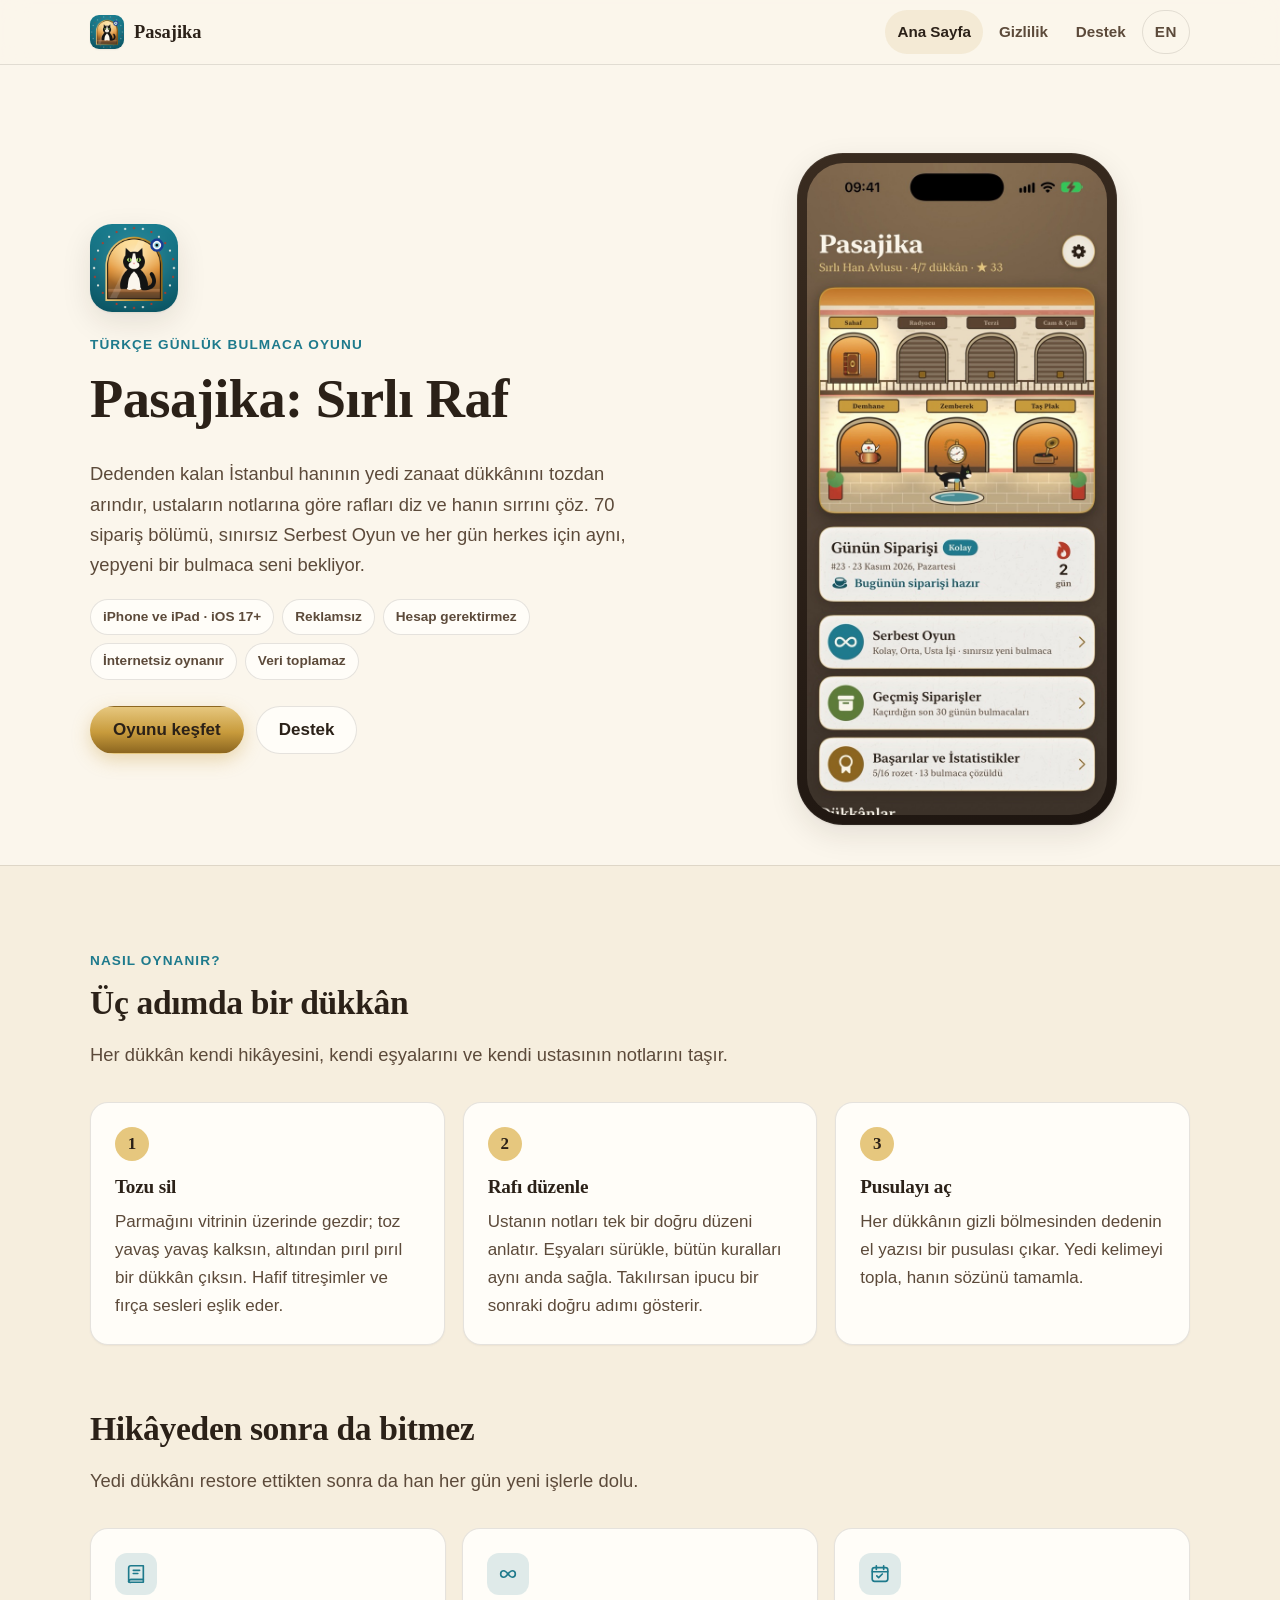
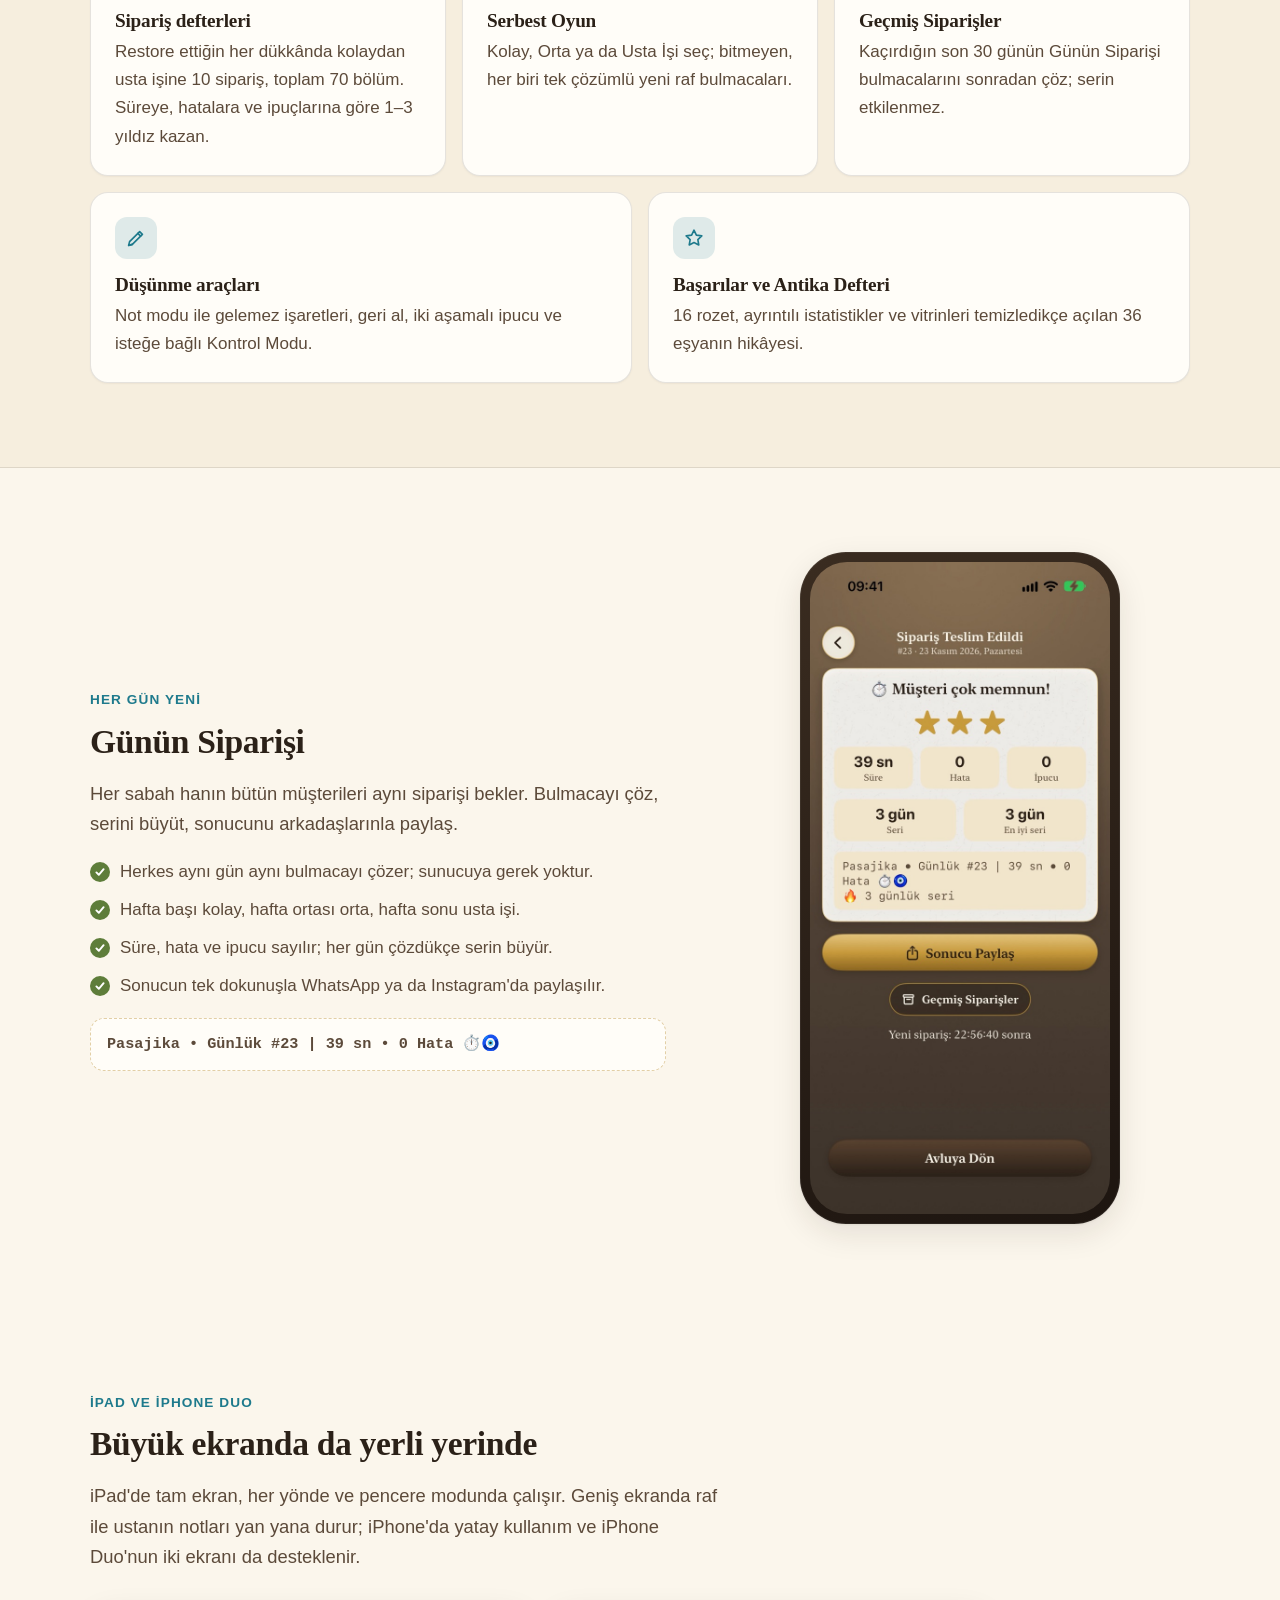
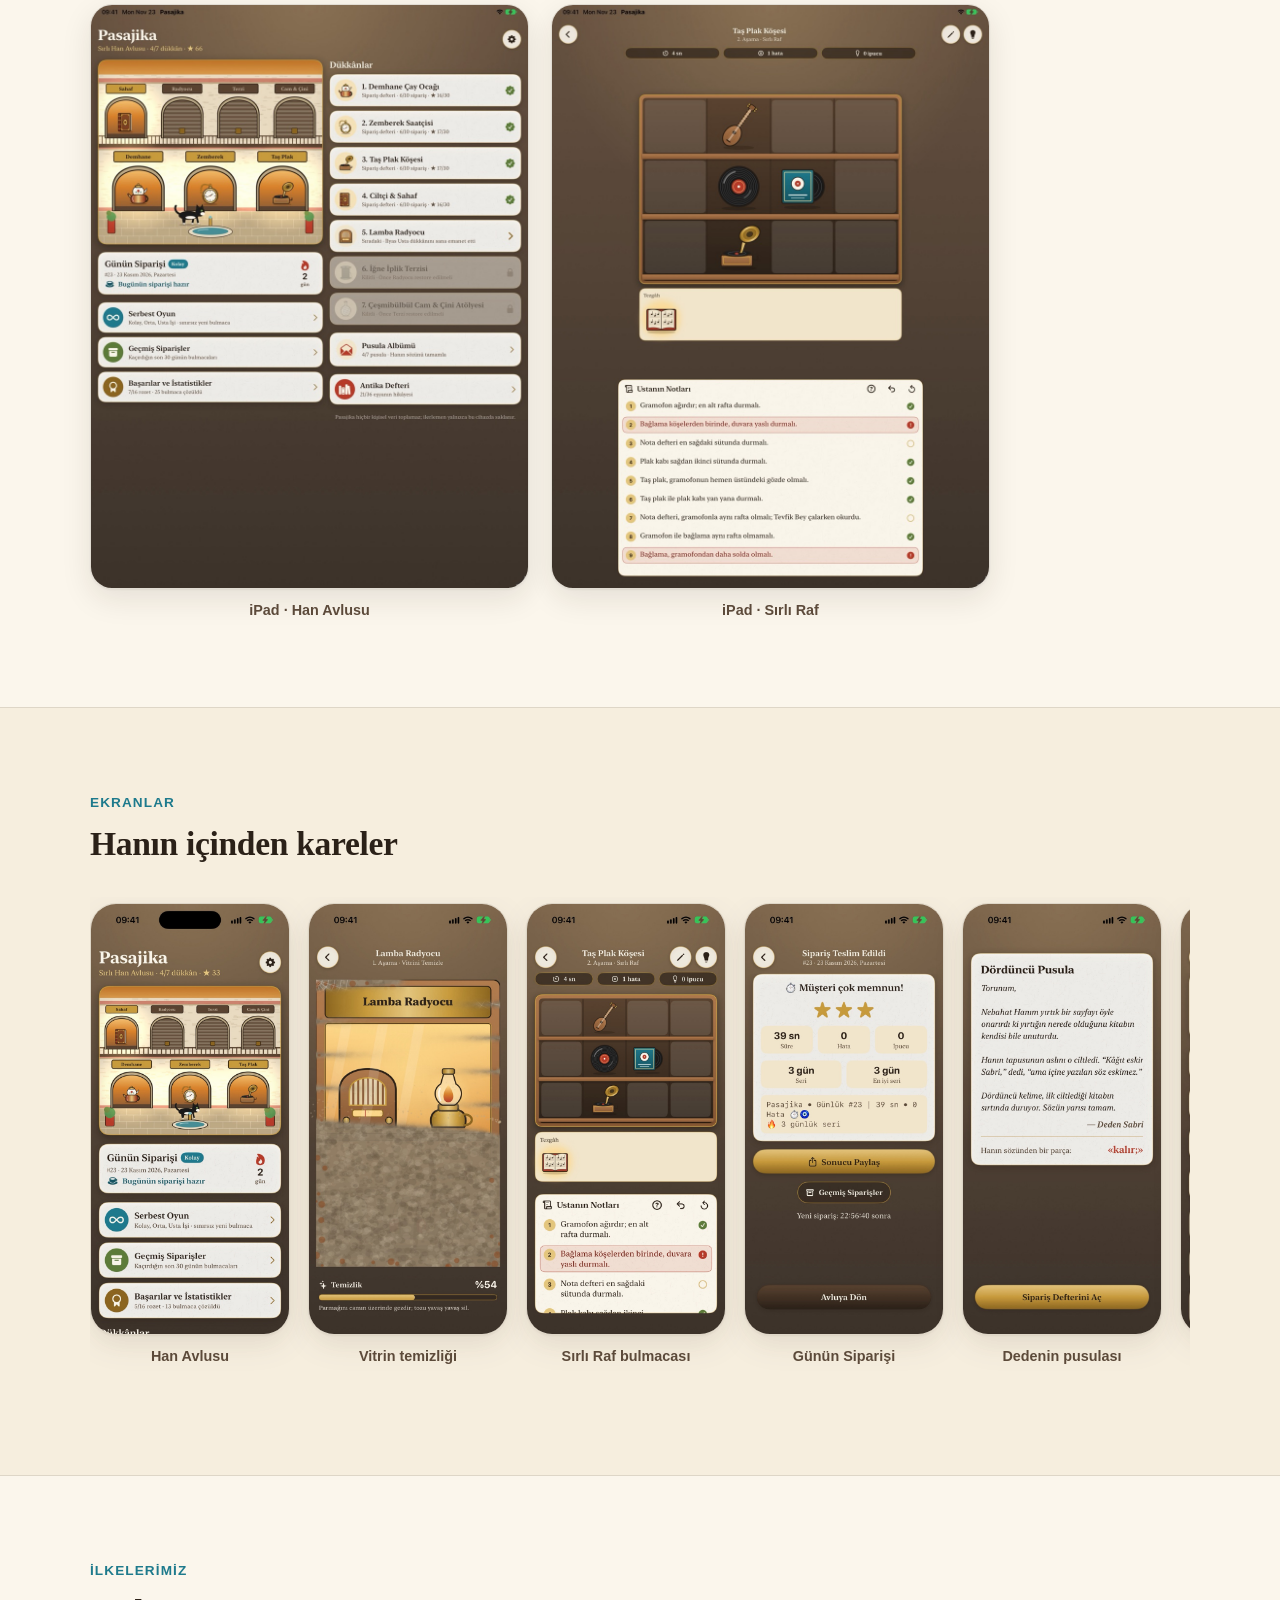
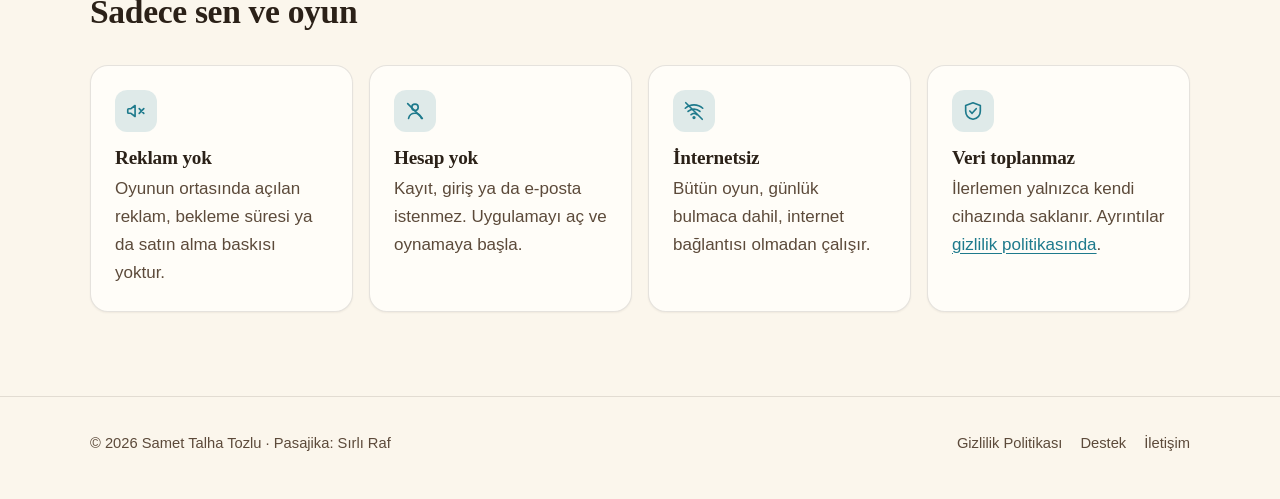
<file: index.html>
<!doctype html>
<html lang="tr">
<head>
  <meta charset="utf-8">
  <meta name="viewport" content="width=device-width, initial-scale=1, viewport-fit=cover">
  <title>Pasajika: Sırlı Raf · iPhone ve iPad için bulmaca oyunu</title>
  <meta name="description" content="iPhone ve iPad için Türkçe mantık bulmacası: hanın yedi dükkânını tozdan arındır, rafları diz, 70 sipariş bölümü, sınırsız Serbest Oyun ve Günün Siparişi ile oyna. Reklamsız, hesapsız, internetsiz.">
  <link rel="canonical" href="https://samettalhatozlu.github.io/pasajika/">
  <link rel="alternate" hreflang="tr" href="https://samettalhatozlu.github.io/pasajika/">
  <link rel="alternate" hreflang="en" href="https://samettalhatozlu.github.io/pasajika/en/">
  <link rel="alternate" hreflang="x-default" href="https://samettalhatozlu.github.io/pasajika/">
  <meta name="theme-color" content="#FBF6EC" media="(prefers-color-scheme: light)">
  <meta name="theme-color" content="#1B1510" media="(prefers-color-scheme: dark)">
  <meta name="author" content="Samet Talha Tozlu">
  <meta property="og:type" content="website">
  <meta property="og:locale" content="tr_TR">
  <meta property="og:site_name" content="Pasajika: Sırlı Raf">
  <meta property="og:title" content="Pasajika: Sırlı Raf">
  <meta property="og:description" content="Tozu sil, rafı düzenle, hanın sırrını çöz. 70 sipariş, sınırsız Serbest Oyun ve her gün yeni bir bulmaca. iPhone ve iPad için.">
  <meta property="og:url" content="https://samettalhatozlu.github.io/pasajika/">
  <meta property="og:image" content="https://samettalhatozlu.github.io/pasajika/assets/img/icon-512.png">
  <meta name="twitter:card" content="summary">
  <link rel="icon" type="image/png" sizes="64x64" href="assets/img/favicon-64.png">
  <link rel="apple-touch-icon" href="assets/img/apple-touch-icon.png">
  <link rel="stylesheet" href="assets/site.css?v=7">
  <script type="application/ld+json">
  {
    "@context": "https://schema.org",
    "@type": "MobileApplication",
    "name": "Pasajika: Sırlı Raf",
    "operatingSystem": "iOS 17.0, iPadOS 17.0 veya üzeri",
    "applicationCategory": "GameApplication",
    "inLanguage": "tr",
    "description": "Dedenden kalan İstanbul hanının yedi zanaat dükkânını tozdan arındır, ustaların notlarına göre rafları diz ve hanın sırrını çöz.",
    "image": "https://samettalhatozlu.github.io/pasajika/assets/img/icon-512.png",
    "author": { "@type": "Person", "name": "Samet Talha Tozlu" },
    "offers": { "@type": "Offer", "price": "0", "priceCurrency": "TRY" },
    "featureList": "7 hikâye bölümü, 70 sipariş bölümü, sınırsız Serbest Oyun, Günün Siparişi ve 30 günlük arşiv, not modu, geri al, iki aşamalı ipucu, Kontrol Modu, 16 rozet, Antika Defteri"
  }
  </script>
</head>
<body>
  <a class="skip-link" href="#icerik">İçeriğe geç</a>

  <header class="site-header">
    <div class="wrap">
      <a class="brand" href="./" aria-label="Pasajika ana sayfa">
        <img src="assets/img/apple-touch-icon.png" alt="" width="34" height="34">
        <span>Pasajika</span>
      </a>
      <nav class="nav" aria-label="Ana menü">
        <a href="./" aria-current="page">Ana Sayfa</a>
        <a href="gizlilik/">Gizlilik</a>
        <a href="destek/">Destek</a>
        <a class="lang-link" href="en/" hreflang="en" lang="en" aria-label="English">EN</a>
      </nav>
    </div>
  </header>

  <main id="icerik">
    <section class="hero">
      <div class="wrap">
        <div>
          <img class="hero-icon" src="assets/img/icon-512.png" alt="Pasajika uygulama ikonu" width="88" height="88">
          <p class="eyebrow">Türkçe günlük bulmaca oyunu</p>
          <h1>Pasajika: Sırlı Raf</h1>
          <p class="lead">Dedenden kalan İstanbul hanının yedi zanaat dükkânını tozdan arındır, ustaların notlarına göre rafları diz ve hanın sırrını çöz. 70 sipariş bölümü, sınırsız Serbest Oyun ve her gün herkes için aynı, yepyeni bir bulmaca seni bekliyor.</p>
          <ul class="pills" aria-label="Öne çıkanlar">
            <li>iPhone ve iPad · iOS 17+</li>
            <li>Reklamsız</li>
            <li>Hesap gerektirmez</li>
            <li>İnternetsiz oynanır</li>
            <li>Veri toplamaz</li>
          </ul>
          <div class="actions">
            <a class="btn btn-primary" href="#oyun">Oyunu keşfet</a>
            <a class="btn btn-ghost" href="destek/">Destek</a>
          </div>
        </div>
        <div class="device">
          <img src="assets/img/1-avlu.jpg" alt="Han Avlusu ekranı: ışıkları yanan dükkânlar, avluda dolaşan kedi Kömür ve Günün Siparişi kartı" width="644" height="1400">
        </div>
      </div>
    </section>

    <section class="section section-alt" id="oyun" aria-labelledby="oyun-baslik">
      <div class="wrap">
        <div class="section-head">
          <p class="eyebrow">Nasıl oynanır?</p>
          <h2 id="oyun-baslik">Üç adımda bir dükkân</h2>
          <p class="lead">Her dükkân kendi hikâyesini, kendi eşyalarını ve kendi ustasının notlarını taşır.</p>
        </div>
        <ol class="steps">
          <li class="card">
            <h3>Tozu sil</h3>
            <p>Parmağını vitrinin üzerinde gezdir; toz yavaş yavaş kalksın, altından pırıl pırıl bir dükkân çıksın. Hafif titreşimler ve fırça sesleri eşlik eder.</p>
          </li>
          <li class="card">
            <h3>Rafı düzenle</h3>
            <p>Ustanın notları tek bir doğru düzeni anlatır. Eşyaları sürükle, bütün kuralları aynı anda sağla. Takılırsan ipucu bir sonraki doğru adımı gösterir.</p>
          </li>
          <li class="card">
            <h3>Pusulayı aç</h3>
            <p>Her dükkânın gizli bölmesinden dedenin el yazısı bir pusulası çıkar. Yedi kelimeyi topla, hanın sözünü tamamla.</p>
          </li>
        </ol>
        <div class="section-head section-head-sub">
          <h2 id="devam-baslik">Hikâyeden sonra da bitmez</h2>
          <p class="lead">Yedi dükkânı restore ettikten sonra da han her gün yeni işlerle dolu.</p>
        </div>
        <div class="features" aria-labelledby="devam-baslik">
          <div class="card feature">
            <div class="icon" aria-hidden="true"><svg viewBox="0 0 24 24" fill="none" stroke="currentColor" stroke-width="1.8" stroke-linecap="round" stroke-linejoin="round"><path d="M4 5.5A2.5 2.5 0 0 1 6.5 3H20v15H6.5A2.5 2.5 0 0 0 4 20.5z"/><path d="M4 20.5A2.5 2.5 0 0 1 6.5 18H20v3H6.5A2.5 2.5 0 0 1 4 20.5z"/><path d="M9 8h7M9 11.5h5"/></svg></div>
            <h3>Sipariş defterleri</h3>
            <p>Restore ettiğin her dükkânda kolaydan usta işine 10 sipariş, toplam 70 bölüm. Süreye, hatalara ve ipuçlarına göre 1–3 yıldız kazan.</p>
          </div>
          <div class="card feature">
            <div class="icon" aria-hidden="true"><svg viewBox="0 0 24 24" fill="none" stroke="currentColor" stroke-width="1.8" stroke-linecap="round" stroke-linejoin="round"><path d="M7.5 15.5c-2 0-3.5-1.6-3.5-3.5s1.5-3.5 3.5-3.5c3.5 0 5.5 7 9 7 2 0 3.5-1.6 3.5-3.5s-1.5-3.5-3.5-3.5c-3.5 0-5.5 7-9 7z"/></svg></div>
            <h3>Serbest Oyun</h3>
            <p>Kolay, Orta ya da Usta İşi seç; bitmeyen, her biri tek çözümlü yeni raf bulmacaları.</p>
          </div>
          <div class="card feature">
            <div class="icon" aria-hidden="true"><svg viewBox="0 0 24 24" fill="none" stroke="currentColor" stroke-width="1.8" stroke-linecap="round" stroke-linejoin="round"><rect x="3.5" y="5" width="17" height="15" rx="2.5"/><path d="M3.5 9.5h17M8 3v4M16 3v4"/><path d="M8.5 14l2 2 4-4"/></svg></div>
            <h3>Geçmiş Siparişler</h3>
            <p>Kaçırdığın son 30 günün Günün Siparişi bulmacalarını sonradan çöz; serin etkilenmez.</p>
          </div>
          <div class="card feature">
            <div class="icon" aria-hidden="true"><svg viewBox="0 0 24 24" fill="none" stroke="currentColor" stroke-width="1.8" stroke-linecap="round" stroke-linejoin="round"><path d="M4 20l1-4 11-11 3 3-11 11z"/><path d="M14 7l3 3"/><path d="M4 20l4-1"/></svg></div>
            <h3>Düşünme araçları</h3>
            <p>Not modu ile gelemez işaretleri, geri al, iki aşamalı ipucu ve isteğe bağlı Kontrol Modu.</p>
          </div>
          <div class="card feature">
            <div class="icon" aria-hidden="true"><svg viewBox="0 0 24 24" fill="none" stroke="currentColor" stroke-width="1.8" stroke-linecap="round" stroke-linejoin="round"><path d="M12 3.5l2.6 5.3 5.9.9-4.3 4.1 1 5.8L12 16.9l-5.2 2.7 1-5.8L3.5 9.7l5.9-.9z"/></svg></div>
            <h3>Başarılar ve Antika Defteri</h3>
            <p>16 rozet, ayrıntılı istatistikler ve vitrinleri temizledikçe açılan 36 eşyanın hikâyesi.</p>
          </div>
        </div>
      </div>
    </section>

    <section class="section" aria-labelledby="gunluk-baslik">
      <div class="wrap split">
        <div>
          <p class="eyebrow">Her gün yeni</p>
          <h2 id="gunluk-baslik">Günün Siparişi</h2>
          <p class="lead">Her sabah hanın bütün müşterileri aynı siparişi bekler. Bulmacayı çöz, serini büyüt, sonucunu arkadaşlarınla paylaş.</p>
          <ul class="checklist">
            <li>Herkes aynı gün aynı bulmacayı çözer; sunucuya gerek yoktur.</li>
            <li>Hafta başı kolay, hafta ortası orta, hafta sonu usta işi.</li>
            <li>Süre, hata ve ipucu sayılır; her gün çözdükçe serin büyür.</li>
            <li>Sonucun tek dokunuşla WhatsApp ya da Instagram'da paylaşılır.</li>
          </ul>
          <p class="share-sample" aria-label="Örnek paylaşım metni">Pasajika • Günlük #23 | 39 sn • 0 Hata ⏱️🧿</p>
        </div>
        <div class="device">
          <img src="assets/img/4-gunun-siparisi.jpg" alt="Günün Siparişi sonuç kartı: süre, hata, ipucu ve günlük seri" width="644" height="1400" loading="lazy">
        </div>
      </div>
    </section>

    <section class="section" aria-labelledby="ipad-baslik">
      <div class="wrap">
        <div class="section-head">
          <p class="eyebrow">iPad ve iPhone Duo</p>
          <h2 id="ipad-baslik">Büyük ekranda da yerli yerinde</h2>
          <p class="lead">iPad'de tam ekran, her yönde ve pencere modunda çalışır. Geniş ekranda raf ile ustanın notları yan yana durur; iPhone'da yatay kullanım ve iPhone Duo'nun iki ekranı da desteklenir.</p>
        </div>
        <div class="tablet-row">
          <figure><img src="assets/img/ipad-avlu.jpg" alt="iPad'de Han Avlusu" width="900" height="1200" loading="lazy"><figcaption>iPad · Han Avlusu</figcaption></figure>
          <figure><img src="assets/img/ipad-raf.jpg" alt="iPad'de raf bulmacası" width="900" height="1200" loading="lazy"><figcaption>iPad · Sırlı Raf</figcaption></figure>
        </div>
      </div>
    </section>

    <section class="section section-alt" aria-labelledby="galeri-baslik">
      <div class="wrap">
        <div class="section-head">
          <p class="eyebrow">Ekranlar</p>
          <h2 id="galeri-baslik">Hanın içinden kareler</h2>
        </div>
        <div class="gallery" tabindex="0" aria-label="Ekran görüntüleri, yatay kaydırılabilir">
          <figure><img src="assets/img/1-avlu.jpg" alt="Han Avlusu" width="644" height="1400" loading="lazy"><figcaption>Han Avlusu</figcaption></figure>
          <figure><img src="assets/img/2-temizlik.jpg" alt="Tozlu vitrinin parmakla temizlenmesi" width="644" height="1400" loading="lazy"><figcaption>Vitrin temizliği</figcaption></figure>
          <figure><img src="assets/img/3-raf-bulmacasi.jpg" alt="Ustanın notlarıyla raf bulmacası" width="644" height="1400" loading="lazy"><figcaption>Sırlı Raf bulmacası</figcaption></figure>
          <figure><img src="assets/img/4-gunun-siparisi.jpg" alt="Günün Siparişi sonuç kartı" width="644" height="1400" loading="lazy"><figcaption>Günün Siparişi</figcaption></figure>
          <figure><img src="assets/img/5-pusula.jpg" alt="Dedenin el yazısı pusulası" width="644" height="1400" loading="lazy"><figcaption>Dedenin pusulası</figcaption></figure>
          <figure><img src="assets/img/6-album.jpg" alt="Pusula Albümü ve hanın sözü" width="644" height="1400" loading="lazy"><figcaption>Pusula Albümü</figcaption></figure>
          <figure><img src="assets/img/7-siparisler.jpg" alt="Dükkânın sipariş defteri: 10 sipariş ve yıldızlar" width="644" height="1400" loading="lazy"><figcaption>Sipariş defteri</figcaption></figure>
          <figure><img src="assets/img/8-serbest-oyun.jpg" alt="Serbest Oyun zorluk seçimi" width="644" height="1400" loading="lazy"><figcaption>Serbest Oyun</figcaption></figure>
          <figure><img src="assets/img/9-basarilar.jpg" alt="Başarılar ve istatistikler" width="644" height="1400" loading="lazy"><figcaption>Başarılar</figcaption></figure>
        </div>
      </div>
    </section>

    <section class="section" aria-labelledby="ilke-baslik">
      <div class="wrap">
        <div class="section-head">
          <p class="eyebrow">İlkelerimiz</p>
          <h2 id="ilke-baslik">Sadece sen ve oyun</h2>
        </div>
        <div class="values">
          <div class="card">
            <div class="icon" aria-hidden="true"><svg viewBox="0 0 24 24" fill="none" stroke="currentColor" stroke-width="1.8" stroke-linecap="round" stroke-linejoin="round"><path d="M3 10.5v3a1 1 0 0 0 1 1h2.5L11 18V6L6.5 9.5H4a1 1 0 0 0-1 1z"/><path d="M15.5 9.5l5 5M20.5 9.5l-5 5"/></svg></div>
            <h3>Reklam yok</h3>
            <p>Oyunun ortasında açılan reklam, bekleme süresi ya da satın alma baskısı yoktur.</p>
          </div>
          <div class="card">
            <div class="icon" aria-hidden="true"><svg viewBox="0 0 24 24" fill="none" stroke="currentColor" stroke-width="1.8" stroke-linecap="round" stroke-linejoin="round"><circle cx="12" cy="8" r="3.5"/><path d="M5 20c.8-3.6 3.6-5.5 7-5.5s6.2 1.9 7 5.5"/><path d="M4 4l16 16"/></svg></div>
            <h3>Hesap yok</h3>
            <p>Kayıt, giriş ya da e-posta istenmez. Uygulamayı aç ve oynamaya başla.</p>
          </div>
          <div class="card">
            <div class="icon" aria-hidden="true"><svg viewBox="0 0 24 24" fill="none" stroke="currentColor" stroke-width="1.8" stroke-linecap="round" stroke-linejoin="round"><path d="M2.5 9a14 14 0 0 1 19 0"/><path d="M5.5 12.5a9.5 9.5 0 0 1 13 0"/><path d="M8.8 16a4.8 4.8 0 0 1 6.4 0"/><circle cx="12" cy="19.2" r="0.9" fill="currentColor"/><path d="M3 3l18 18"/></svg></div>
            <h3>İnternetsiz</h3>
            <p>Bütün oyun, günlük bulmaca dahil, internet bağlantısı olmadan çalışır.</p>
          </div>
          <div class="card">
            <div class="icon" aria-hidden="true"><svg viewBox="0 0 24 24" fill="none" stroke="currentColor" stroke-width="1.8" stroke-linecap="round" stroke-linejoin="round"><path d="M12 3l8 3v6c0 5-3.4 8.1-8 9-4.6-.9-8-4-8-9V6z"/><path d="M8.5 12l2.5 2.5 4.5-5"/></svg></div>
            <h3>Veri toplanmaz</h3>
            <p>İlerlemen yalnızca kendi cihazında saklanır. Ayrıntılar <a href="gizlilik/">gizlilik politikasında</a>.</p>
          </div>
        </div>
      </div>
    </section>
  </main>

  <footer class="site-footer">
    <div class="wrap">
      <span>© 2026 Samet Talha Tozlu · Pasajika: Sırlı Raf</span>
      <nav aria-label="Alt menü">
        <a href="gizlilik/">Gizlilik Politikası</a>
        <a href="destek/">Destek</a>
        <a href="destek/#iletisim">İletişim</a>
      </nav>
    </div>
  </footer>
  <script src="assets/site.js?v=2" defer></script>
</body>
</html>
</file>
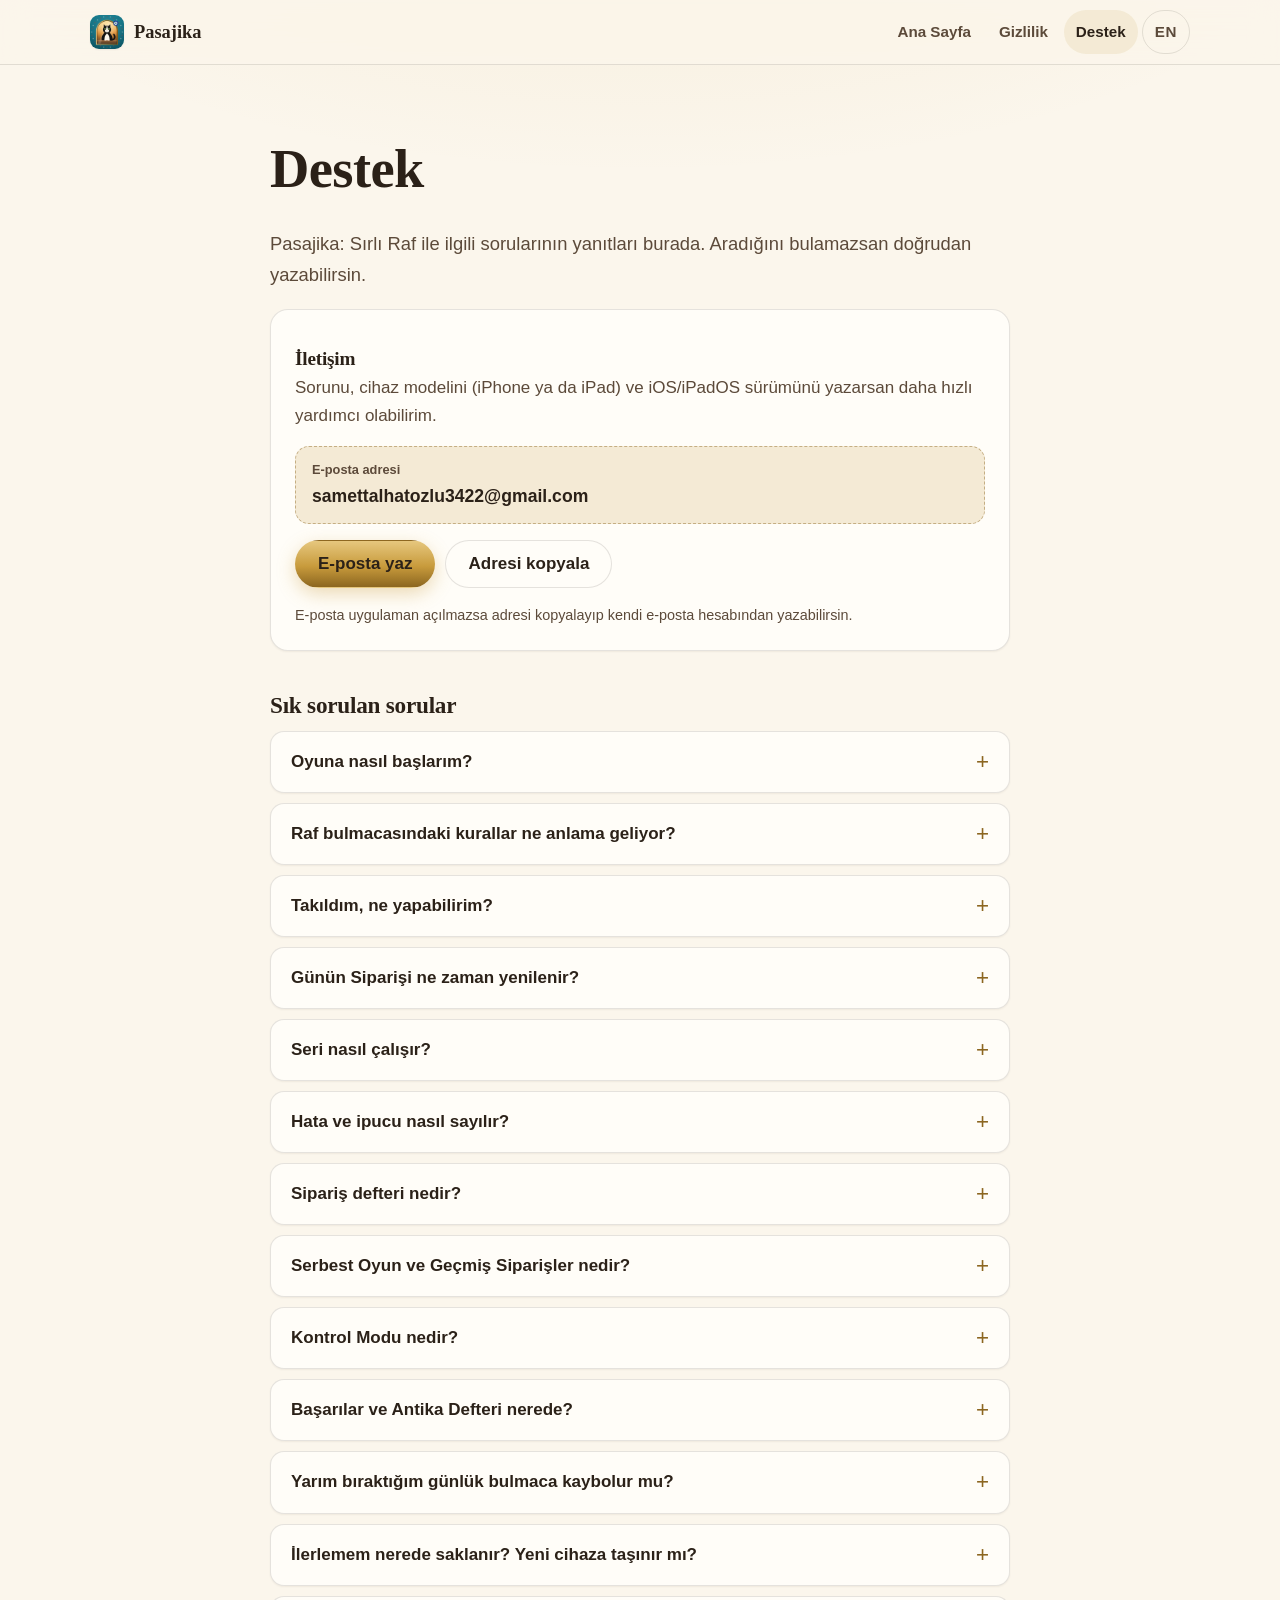
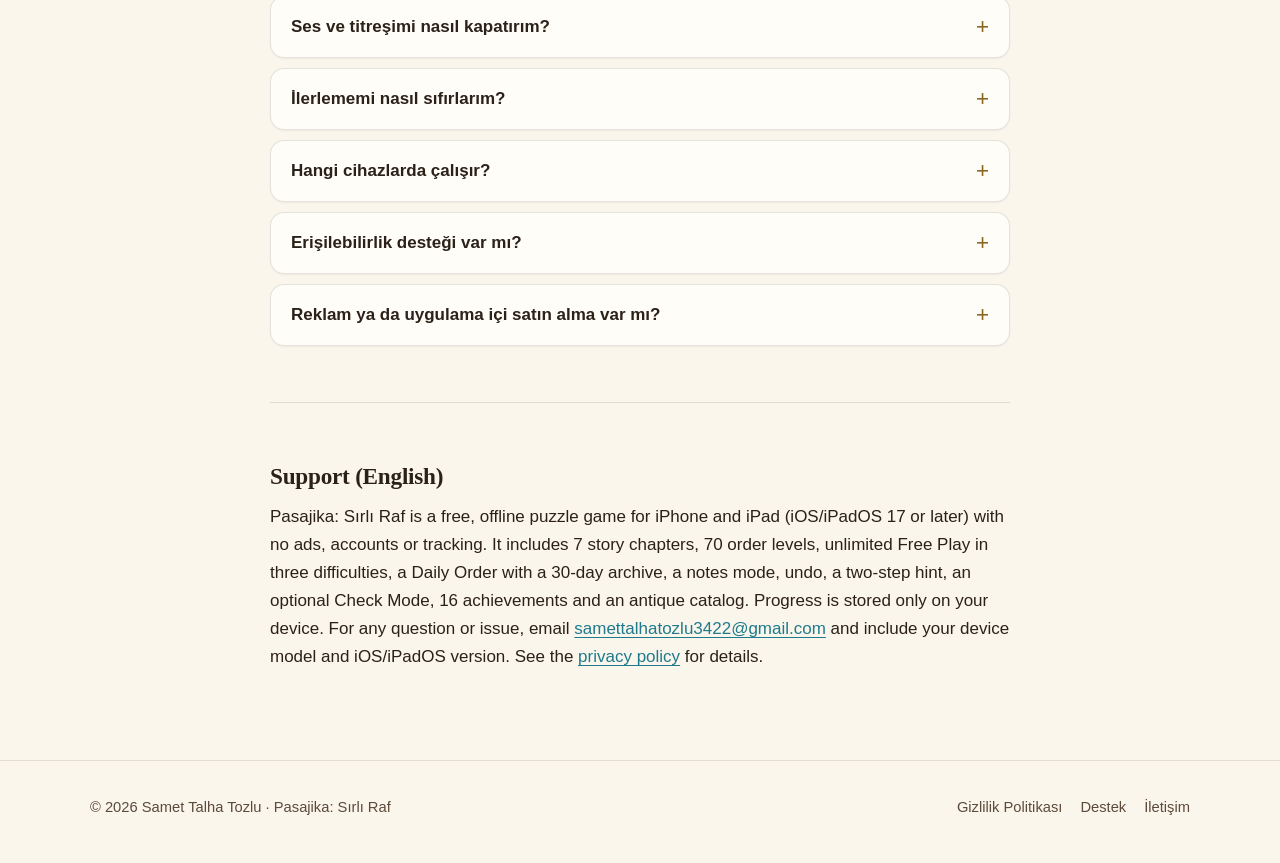
<file: destek/index.html>
<!doctype html>
<html lang="tr">
<head>
  <meta charset="utf-8">
  <meta name="viewport" content="width=device-width, initial-scale=1, viewport-fit=cover">
  <title>Destek · Pasajika: Sırlı Raf</title>
  <meta name="description" content="Pasajika: Sırlı Raf destek sayfası: sık sorulan sorular, sipariş defterleri, Serbest Oyun, yıldızlar, Günün Siparişi, seri, ilerleme ve iletişim.">
  <link rel="canonical" href="https://samettalhatozlu.github.io/pasajika/destek/">
  <link rel="alternate" hreflang="tr" href="https://samettalhatozlu.github.io/pasajika/destek/">
  <link rel="alternate" hreflang="en" href="https://samettalhatozlu.github.io/pasajika/en/support/">
  <link rel="alternate" hreflang="x-default" href="https://samettalhatozlu.github.io/pasajika/destek/">
  <meta name="theme-color" content="#FBF6EC" media="(prefers-color-scheme: light)">
  <meta name="theme-color" content="#1B1510" media="(prefers-color-scheme: dark)">
  <meta property="og:type" content="website">
  <meta property="og:title" content="Destek · Pasajika: Sırlı Raf">
  <meta property="og:description" content="Sık sorulan sorular ve iletişim.">
  <meta property="og:url" content="https://samettalhatozlu.github.io/pasajika/destek/">
  <meta property="og:image" content="https://samettalhatozlu.github.io/pasajika/assets/img/icon-512.png">
  <link rel="icon" type="image/png" sizes="64x64" href="../assets/img/favicon-64.png">
  <link rel="apple-touch-icon" href="../assets/img/apple-touch-icon.png">
  <link rel="stylesheet" href="../assets/site.css?v=7">
</head>
<body>
  <a class="skip-link" href="#icerik">İçeriğe geç</a>

  <header class="site-header">
    <div class="wrap">
      <a class="brand" href="../" aria-label="Pasajika ana sayfa">
        <img src="../assets/img/apple-touch-icon.png" alt="" width="34" height="34">
        <span>Pasajika</span>
      </a>
      <nav class="nav" aria-label="Ana menü">
        <a href="../">Ana Sayfa</a>
        <a href="../gizlilik/">Gizlilik</a>
        <a href="./" aria-current="page">Destek</a>
        <a class="lang-link" href="../en/support/" hreflang="en" lang="en" aria-label="English">EN</a>
      </nav>
    </div>
  </header>

  <main id="icerik" class="doc">
    <div class="read">
      <h1>Destek</h1>
      <p class="lead">Pasajika: Sırlı Raf ile ilgili sorularının yanıtları burada. Aradığını bulamazsan doğrudan yazabilirsin.</p>

      <section class="contact-card" id="iletisim" aria-labelledby="iletisim-baslik">
        <div>
          <h2 id="iletisim-baslik">İletişim</h2>
          <p>Sorunu, cihaz modelini (iPhone ya da iPad) ve iOS/iPadOS sürümünü yazarsan daha hızlı yardımcı olabilirim.</p>
        </div>
        <div class="contact-mail">
          <span class="contact-mail-label">E-posta adresi</span>
          <span class="contact-mail-address">samettalhatozlu3422<wbr>@gmail.com</span>
        </div>
        <div class="contact-actions">
          <a class="btn btn-primary" href="mailto:samettalhatozlu3422@gmail.com?subject=Pasajika%20Destek">E-posta yaz</a>
          <button class="btn btn-ghost" type="button" data-copy="samettalhatozlu3422@gmail.com" aria-describedby="iletisim-durum" hidden>Adresi kopyala</button>
        </div>
        <p class="contact-status" id="iletisim-durum" role="status" aria-live="polite">E-posta uygulaman açılmazsa adresi kopyalayıp kendi e-posta hesabından yazabilirsin.</p>
      </section>

      <h2>Sık sorulan sorular</h2>
      <div class="faq">
        <details>
          <summary>Oyuna nasıl başlarım?</summary>
          <div><p>İlk açılışta <strong>Kepengi Kaldır</strong>'a dokun. Parmağını tozlu vitrinin üzerinde gezdirerek temizle; vitrin parlayınca ustanın notunu oku ve <strong>Rafı Düzenle</strong> ile bulmacaya geç. Kayıt ya da giriş gerekmez.</p></div>
        </details>
        <details>
          <summary>Raf bulmacasındaki kurallar ne anlama geliyor?</summary>
          <div>
            <p>Ustanın notlarındaki bütün kurallar aynı anda sağlandığında raf tamamlanır. Her bulmacanın tek bir doğru çözümü vardır.</p>
            <ul>
              <li><strong>Yan yana:</strong> aynı rafta, bitişik gözlerde.</li>
              <li><strong>Hemen üstünde:</strong> aynı sütunda, bir üst gözde.</li>
              <li><strong>Daha üst bir raf:</strong> sütun fark etmez, rafı daha yukarıda.</li>
              <li><strong>Daha solda:</strong> raf fark etmez, sütunu daha solda.</li>
            </ul>
          </div>
        </details>
        <details>
          <summary>Takıldım, ne yapabilirim?</summary>
          <div><p>Bozulan not kırmızıyla işaretlenir. Sağ üstteki <strong>ampul</strong> iki aşamalı çalışır: ilk dokunuş sıradaki eşyayı ve ilgili notları vurgular (yıldız kaybettirmez); ikinci dokunuş eşyayı yerleştirir ya da yanlış yerdekini tezgâha alır. Notların yanındaki <strong>kıvrık ok</strong> son hamleyi geri alır, döngü düğmesi rafı tamamen boşaltır. <strong>Kalem</strong> düğmesiyle not modunu açıp bir eşyanın gelemeyeceği gözlere işaret koyabilirsin.</p></div>
        </details>
        <details>
          <summary>Günün Siparişi ne zaman yenilenir?</summary>
          <div><p>Her gün, cihazının yerel saatiyle gece yarısında. O gün herkes aynı bulmacayı çözer. Zorluk haftaya yayılır: pazartesi ve salı kolay, çarşamba ile cuma arası orta, hafta sonu usta işi.</p></div>
        </details>
        <details>
          <summary>Seri nasıl çalışır?</summary>
          <div><p>Günün Siparişi'ni her gün çözdükçe serin bir artar. Bir gün atlarsan seri yeniden başlar; en iyi serin ayrıca saklanır. Geçmiş Siparişler'den çözdüğün eski günler seriyi değiştirmez.</p></div>
        </details>
        <details>
          <summary>Hata ve ipucu nasıl sayılır?</summary>
          <div><p>Bir eşyayı, ustanın bir notunu bozacak bir göze koyduğunda bu bir hata sayılır. Eşyayı yerleştiren ipuçları ayrıca sayılır (yalnızca yön gösteren ilk dokunuş sayılmaz). Sonuçta 1–3 yıldız alırsın: ipucusuz ve en fazla 1 hatayla 3 yıldız; en fazla 1 ipucu ve 3 hatayla 2 yıldız; diğer çözümler 1 yıldız.</p></div>
        </details>
        <details>
          <summary>Sipariş defteri nedir?</summary>
          <div><p>Bir dükkânı restore ettiğinde o dükkânın sipariş defteri açılır: kolaydan usta işine 10 sipariş, yedi dükkânda toplam 70 bölüm. Siparişler sırayla açılır; her birinde en iyi yıldızın ve süren saklanır. Dükkânın satırına ya da avludaki kapısına dokunarak deftere ulaşırsın.</p></div>
        </details>
        <details>
          <summary>Serbest Oyun ve Geçmiş Siparişler nedir?</summary>
          <div><p><strong>Serbest Oyun</strong>'da Kolay, Orta ya da Usta İşi seçip sınırsız yeni bulmaca çözersin. <strong>Geçmiş Siparişler</strong>, kaçırdığın günlerin (en fazla son 30 gün) Günün Siparişi bulmacalarını sonradan çözmeni sağlar; arşivden çözülenler seriyi etkilemez. İkisi de Han Avlusu'ndaki kartlardan açılır.</p></div>
        </details>
        <details>
          <summary>Kontrol Modu nedir?</summary>
          <div><p>Daha zorlu bir oyun isteyenler için <strong>Ayarlar</strong>'dan açılan isteğe bağlı bir mod. Açıkken notlar yerleştirirken kırmızıya dönmez ve hata sayılmaz; rafı dizip <strong>Kontrol Et</strong>'e bastığında tutmayan notlar gösterilir ve her başarısız kontrol 1 hata sayılır.</p></div>
        </details>
        <details>
          <summary>Başarılar ve Antika Defteri nerede?</summary>
          <div><p>Han Avlusu'ndaki <strong>Başarılar ve İstatistikler</strong> kartında 16 rozet ve oyun istatistiklerin (çözülen bulmacalar, yıldızlar, en iyi seri, en hızlı Usta İşi) bulunur. <strong>Antika Defteri</strong>'nde 36 eşyanın kısa hikâyesi vardır; dükkânların vitrinlerini temizledikçe yeni sayfalar açılır.</p></div>
        </details>
        <details>
          <summary>Yarım bıraktığım günlük bulmaca kaybolur mu?</summary>
          <div><p>Hayır. Süren, hataların, ipuçların ve raftaki yerleşimin kaydedilir. Aynı gün içinde geri döndüğünde <strong>Devam Et</strong> ile kaldığın yerden sürdürürsün.</p></div>
        </details>
        <details>
          <summary>İlerlemem nerede saklanır? Yeni cihaza taşınır mı?</summary>
          <div><p>İlerlemen yalnızca cihazında saklanır; hesap ya da sunucu yoktur. Cihaz yedeğini (iCloud ya da bilgisayar) yeni cihaza geri yüklediğinde ilerlemen de gelir. Uygulamayı silmek ilerlemeyi de siler.</p></div>
        </details>
        <details>
          <summary>Ses ve titreşimi nasıl kapatırım?</summary>
          <div><p>Han Avlusu'nda sağ üstteki dişli simgesiyle <strong>Ayarlar</strong>'ı aç; <strong>ASMR sesleri</strong> ve <strong>Titreşim</strong> anahtarlarını kullan. Cihaz sessiz moddayken oyun ses çalmaz ve arka planda dinlediğin müziği kesmez.</p></div>
        </details>
        <details>
          <summary>İlerlememi nasıl sıfırlarım?</summary>
          <div><p><strong>Ayarlar › İlerlemeyi sıfırla</strong>. Dükkânlar, pusulalar, siparişler, yıldızlar, Serbest Oyun sonuçları, günlük seri, rozetler ve istatistikler silinir; ses, titreşim ve Kontrol Modu tercihlerin korunur. Bu işlem geri alınamaz.</p></div>
        </details>
        <details>
          <summary>Hangi cihazlarda çalışır?</summary>
          <div><p>iOS 17 ve üzeri yüklü bütün iPhone modellerinde ve iPadOS 17 ve üzeri yüklü iPad'lerde. Oyun dikey ve yatay ekranda, iPad'de pencere modunda ve iPhone Duo'nun iki ekranında da oynanır; internet bağlantısı gerektirmez.</p></div>
        </details>
        <details>
          <summary>Erişilebilirlik desteği var mı?</summary>
          <div><p>Evet. Eşyalar, raf gözleri ve kurallar VoiceOver ile okunur; eşyayı seçip bir göze yerleştirmek için sürüklemek zorunlu değildir. Vitrin temizliğinde VoiceOver için "Vitrini tamamen temizle" eylemi bulunur. Oyun, büyük yazı boyutlarına uyum sağlar.</p></div>
        </details>
        <details>
          <summary>Reklam ya da uygulama içi satın alma var mı?</summary>
          <div><p>Hayır. Pasajika ücretsizdir; reklam, uygulama içi satın alma ve takip içermez. Ayrıntılar için <a href="../gizlilik/">gizlilik politikasına</a> bakabilirsin.</p></div>
        </details>
      </div>

      <hr class="divider">

      <section lang="en" aria-labelledby="en-support">
        <h2 id="en-support">Support (English)</h2>
        <p>Pasajika: Sırlı Raf is a free, offline puzzle game for iPhone and iPad (iOS/iPadOS 17 or later) with no ads, accounts or tracking. It includes 7 story chapters, 70 order levels, unlimited Free Play in three difficulties, a Daily Order with a 30-day archive, a notes mode, undo, a two-step hint, an optional Check Mode, 16 achievements and an antique catalog. Progress is stored only on your device. For any question or issue, email <a href="mailto:samettalhatozlu3422@gmail.com?subject=Pasajika%20Support">samettalhatozlu3422@gmail.com</a> and include your device model and iOS/iPadOS version. See the <a href="../gizlilik/#en">privacy policy</a> for details.</p>
      </section>
    </div>
  </main>

  <footer class="site-footer">
    <div class="wrap">
      <span>© 2026 Samet Talha Tozlu · Pasajika: Sırlı Raf</span>
      <nav aria-label="Alt menü">
        <a href="../gizlilik/">Gizlilik Politikası</a>
        <a href="./">Destek</a>
        <a href="#iletisim">İletişim</a>
      </nav>
    </div>
  </footer>
  <script src="../assets/site.js?v=2" defer></script>
</body>
</html>
</file>
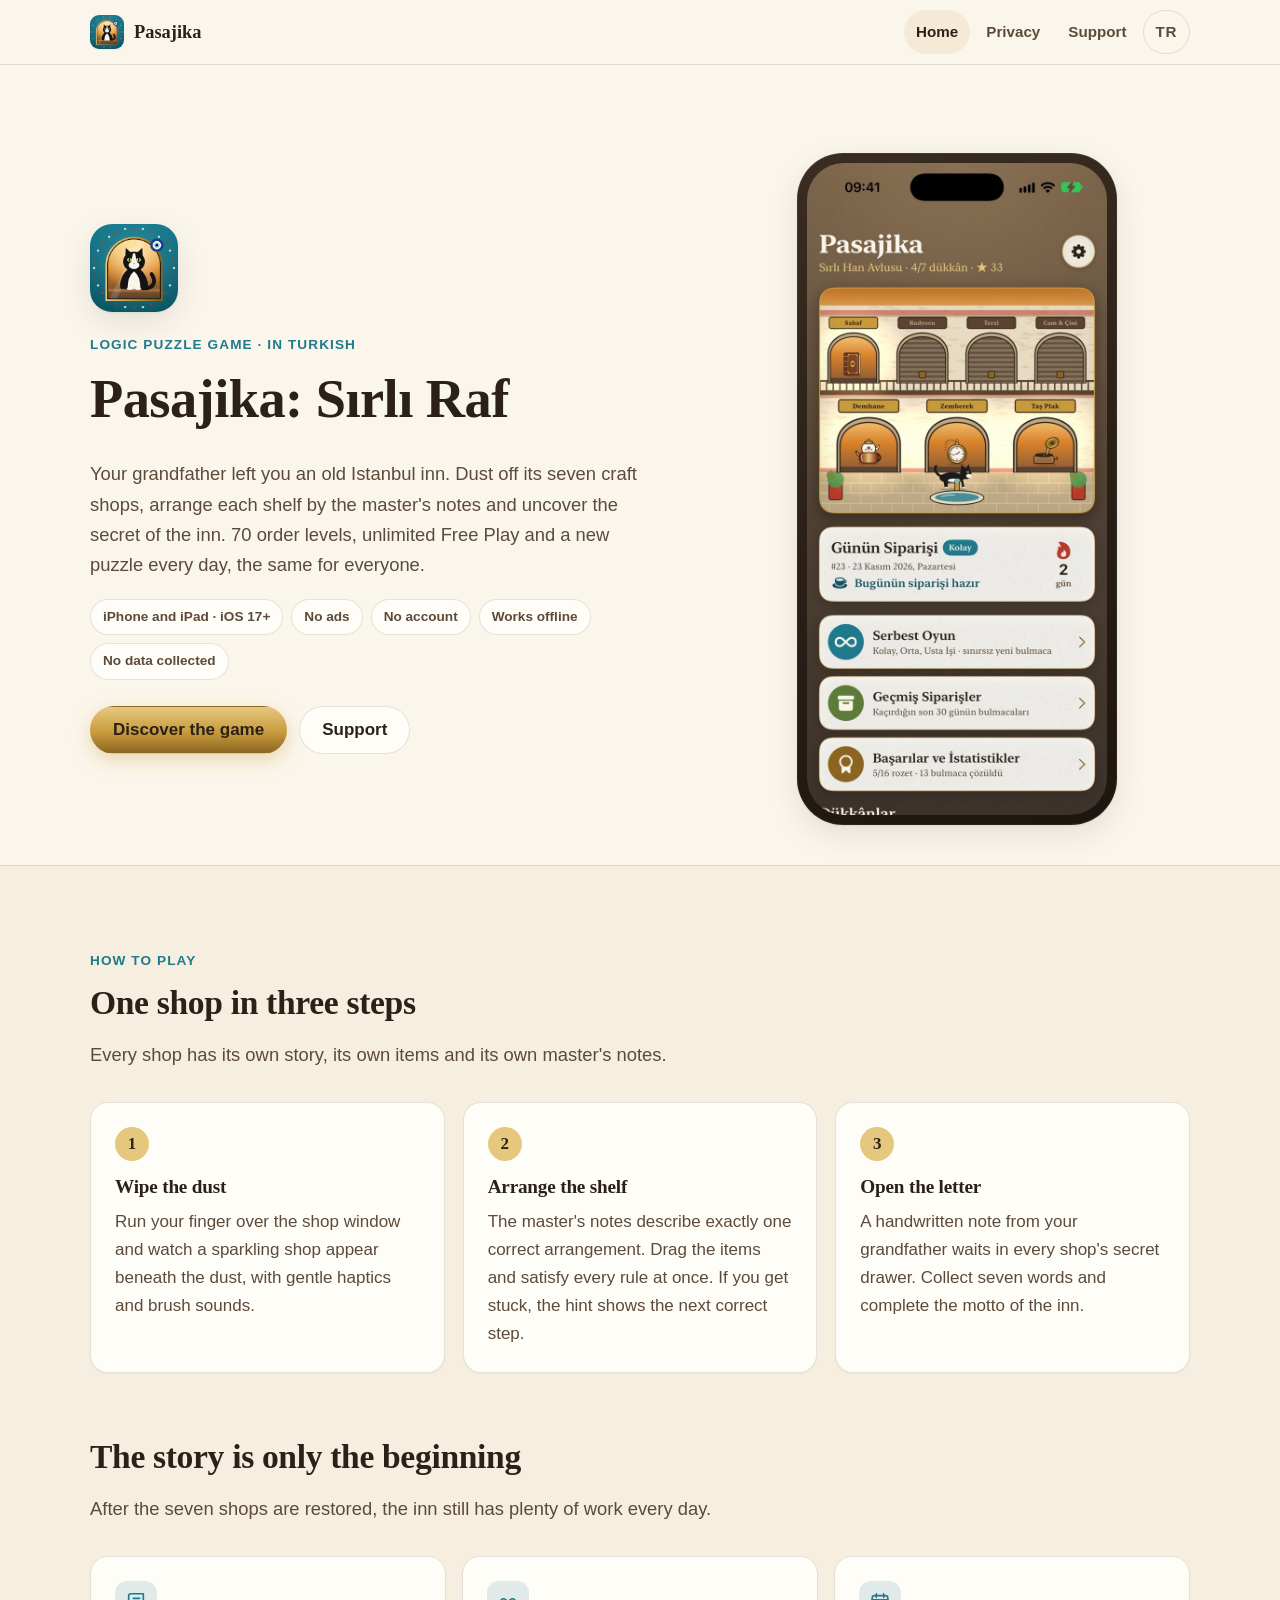
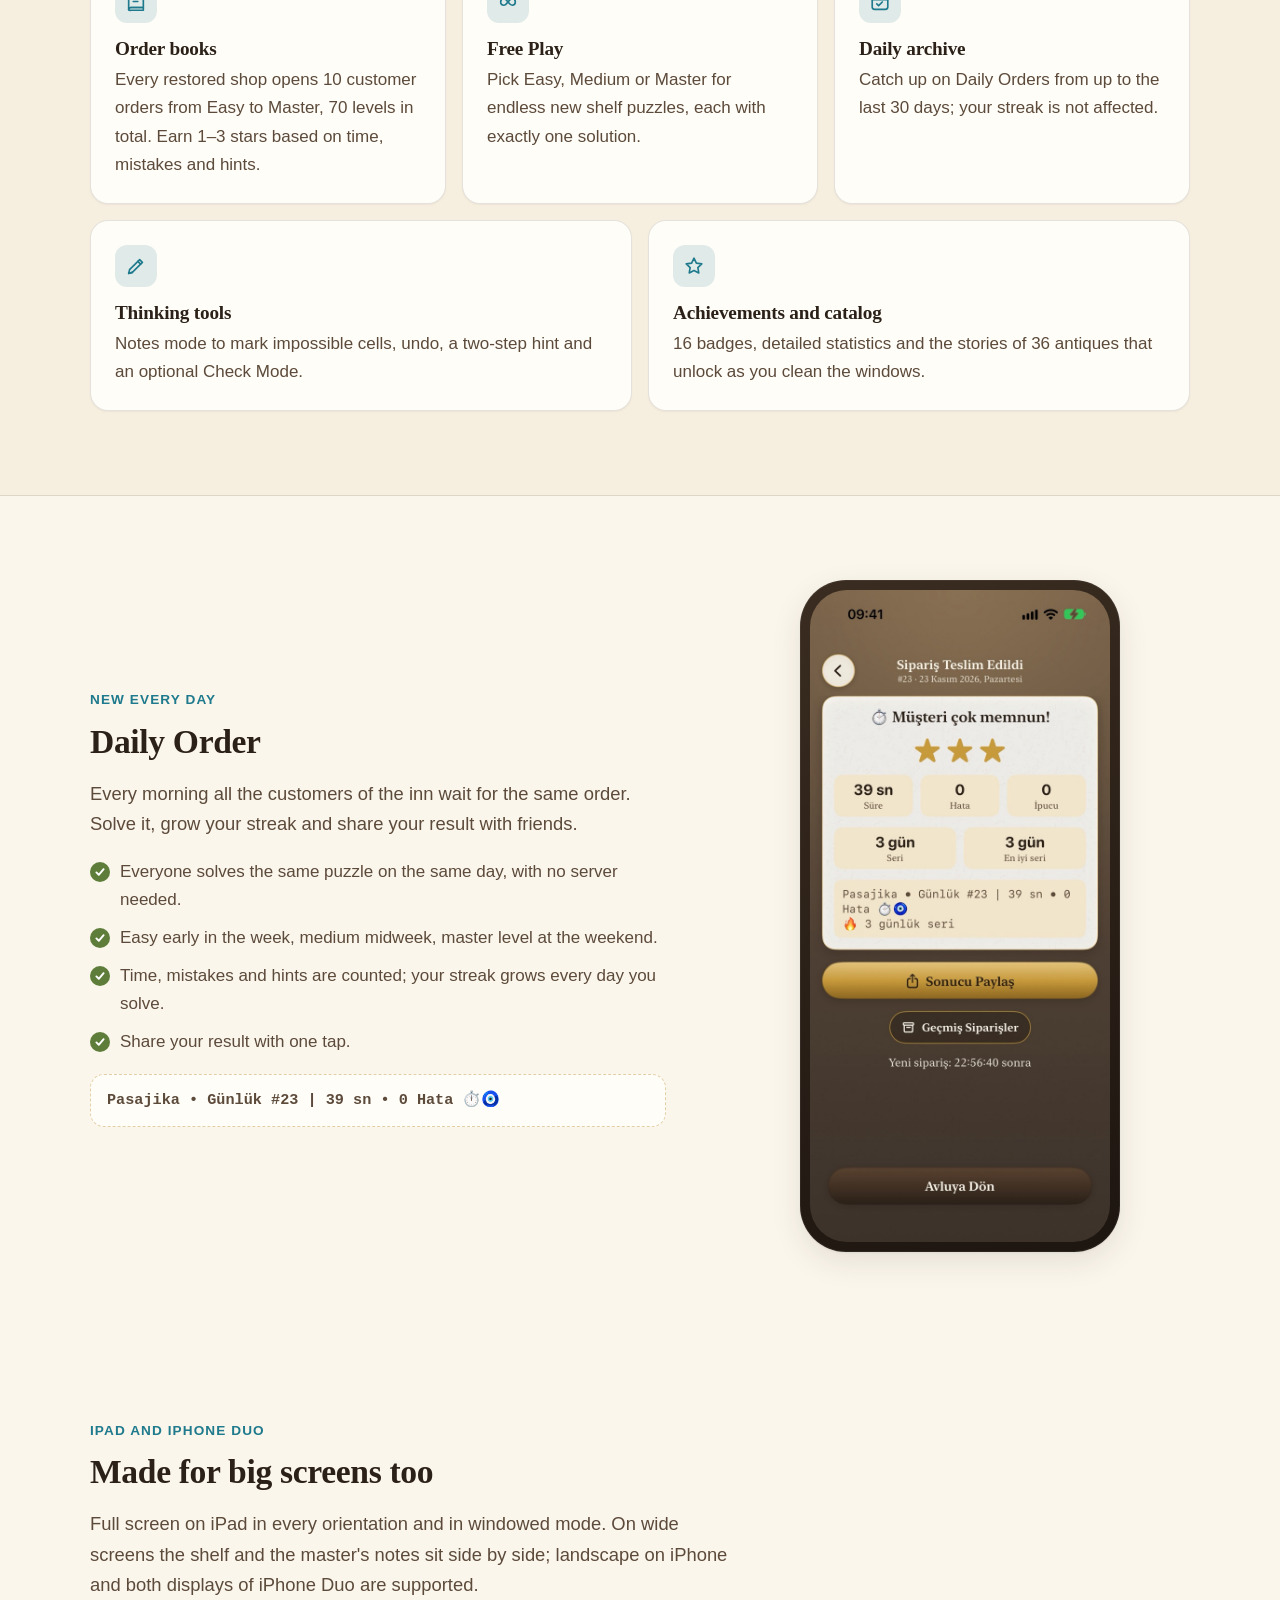
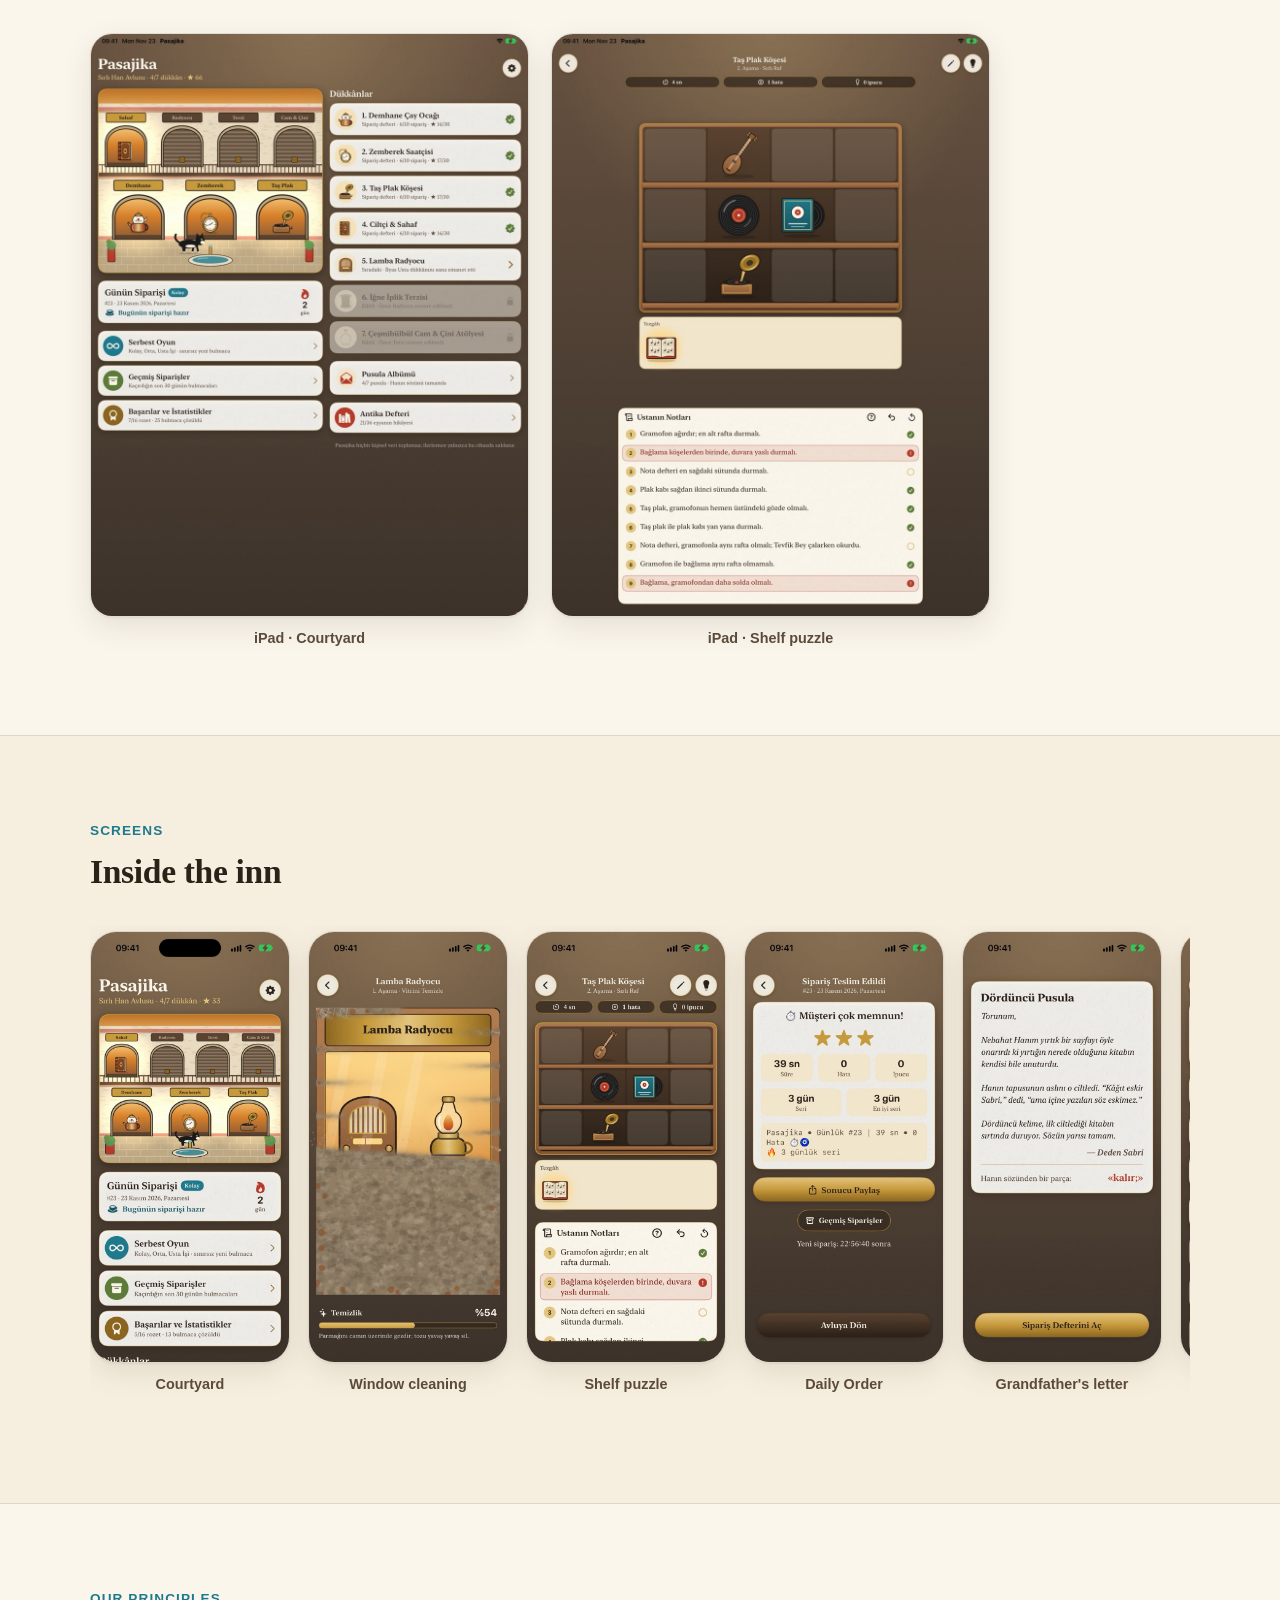
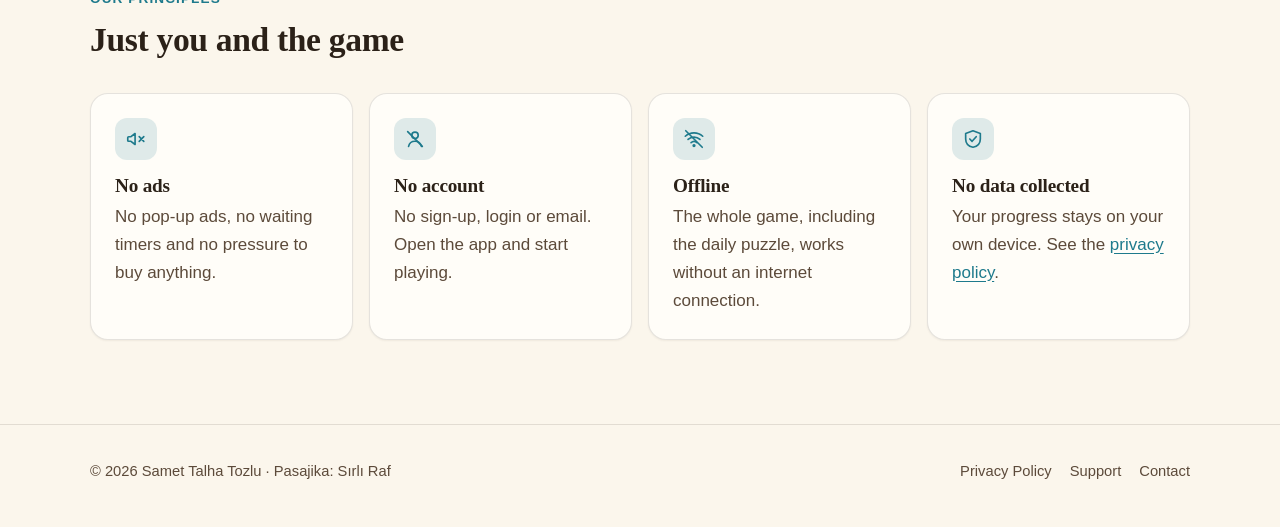
<file: en/index.html>
<!doctype html>
<html lang="en">
<head>
  <meta charset="utf-8">
  <meta name="viewport" content="width=device-width, initial-scale=1, viewport-fit=cover">
  <title>Pasajika: Sırlı Raf · A logic puzzle game for iPhone and iPad</title>
  <meta name="description" content="A cosy logic puzzle game for iPhone and iPad: dust off seven craft shops in an old Istanbul inn, arrange their shelves, and play 70 order levels, unlimited Free Play and a Daily Order. No ads, no account, fully offline. The game itself is in Turkish.">
  <link rel="canonical" href="https://samettalhatozlu.github.io/pasajika/en/">
  <link rel="alternate" hreflang="tr" href="https://samettalhatozlu.github.io/pasajika/">
  <link rel="alternate" hreflang="en" href="https://samettalhatozlu.github.io/pasajika/en/">
  <link rel="alternate" hreflang="x-default" href="https://samettalhatozlu.github.io/pasajika/">
  <meta name="theme-color" content="#FBF6EC" media="(prefers-color-scheme: light)">
  <meta name="theme-color" content="#1B1510" media="(prefers-color-scheme: dark)">
  <meta name="author" content="Samet Talha Tozlu">
  <meta property="og:type" content="website">
  <meta property="og:locale" content="en_US">
  <meta property="og:site_name" content="Pasajika: Sırlı Raf">
  <meta property="og:title" content="Pasajika: Sırlı Raf">
  <meta property="og:description" content="Wipe the dust, arrange the shelf, uncover the secret of the inn. 70 orders, unlimited Free Play and a new puzzle every day. For iPhone and iPad.">
  <meta property="og:url" content="https://samettalhatozlu.github.io/pasajika/en/">
  <meta property="og:image" content="https://samettalhatozlu.github.io/pasajika/assets/img/icon-512.png">
  <meta name="twitter:card" content="summary">
  <link rel="icon" type="image/png" sizes="64x64" href="../assets/img/favicon-64.png">
  <link rel="apple-touch-icon" href="../assets/img/apple-touch-icon.png">
  <link rel="stylesheet" href="../assets/site.css?v=7">
  <script type="application/ld+json">
  {
    "@context": "https://schema.org",
    "@type": "MobileApplication",
    "name": "Pasajika: Sırlı Raf",
    "operatingSystem": "iOS 17.0, iPadOS 17.0 or later",
    "applicationCategory": "GameApplication",
    "inLanguage": "tr",
    "description": "Dust off the seven craft shops of your grandfather's Istanbul inn, arrange their shelves by the masters' notes and uncover the secret of the inn.",
    "image": "https://samettalhatozlu.github.io/pasajika/assets/img/icon-512.png",
    "author": { "@type": "Person", "name": "Samet Talha Tozlu" },
    "offers": { "@type": "Offer", "price": "0", "priceCurrency": "TRY" },
    "featureList": "7 story chapters, 70 order levels, unlimited Free Play, Daily Order with a 30-day archive, notes mode, undo, two-step hint, Check Mode, 16 achievements, antique catalog"
  }
  </script>
</head>
<body>
  <a class="skip-link" href="#icerik">Skip to content</a>

  <header class="site-header">
    <div class="wrap">
      <a class="brand" href="./" aria-label="Pasajika home">
        <img src="../assets/img/apple-touch-icon.png" alt="" width="34" height="34">
        <span>Pasajika</span>
      </a>
      <nav class="nav" aria-label="Main menu">
        <a href="./" aria-current="page">Home</a>
        <a href="../gizlilik/#en">Privacy</a>
        <a href="support/">Support</a>
        <a class="lang-link" href="../" hreflang="tr" lang="tr" aria-label="Türkçe">TR</a>
      </nav>
    </div>
  </header>

  <main id="icerik">
    <section class="hero">
      <div class="wrap">
        <div>
          <img class="hero-icon" src="../assets/img/icon-512.png" alt="Pasajika app icon" width="88" height="88">
          <p class="eyebrow">Logic puzzle game · in Turkish</p>
          <h1>Pasajika: Sırlı Raf</h1>
          <p class="lead">Your grandfather left you an old Istanbul inn. Dust off its seven craft shops, arrange each shelf by the master's notes and uncover the secret of the inn. 70 order levels, unlimited Free Play and a new puzzle every day, the same for everyone.</p>
          <ul class="pills" aria-label="Highlights">
            <li>iPhone and iPad · iOS 17+</li>
            <li>No ads</li>
            <li>No account</li>
            <li>Works offline</li>
            <li>No data collected</li>
          </ul>
          <div class="actions">
            <a class="btn btn-primary" href="#oyun">Discover the game</a>
            <a class="btn btn-ghost" href="support/">Support</a>
          </div>
        </div>
        <div class="device">
          <img src="../assets/img/1-avlu.jpg" alt="Inn courtyard screen: lit shops, Kömür the cat and the Daily Order card" width="644" height="1400">
        </div>
      </div>
    </section>

    <section class="section section-alt" id="oyun" aria-labelledby="oyun-baslik">
      <div class="wrap">
        <div class="section-head">
          <p class="eyebrow">How to play</p>
          <h2 id="oyun-baslik">One shop in three steps</h2>
          <p class="lead">Every shop has its own story, its own items and its own master's notes.</p>
        </div>
        <ol class="steps">
          <li class="card">
            <h3>Wipe the dust</h3>
            <p>Run your finger over the shop window and watch a sparkling shop appear beneath the dust, with gentle haptics and brush sounds.</p>
          </li>
          <li class="card">
            <h3>Arrange the shelf</h3>
            <p>The master's notes describe exactly one correct arrangement. Drag the items and satisfy every rule at once. If you get stuck, the hint shows the next correct step.</p>
          </li>
          <li class="card">
            <h3>Open the letter</h3>
            <p>A handwritten note from your grandfather waits in every shop's secret drawer. Collect seven words and complete the motto of the inn.</p>
          </li>
        </ol>
        <div class="section-head section-head-sub">
          <h2 id="devam-baslik">The story is only the beginning</h2>
          <p class="lead">After the seven shops are restored, the inn still has plenty of work every day.</p>
        </div>
        <div class="features" aria-labelledby="devam-baslik">
          <div class="card feature">
            <div class="icon" aria-hidden="true"><svg viewBox="0 0 24 24" fill="none" stroke="currentColor" stroke-width="1.8" stroke-linecap="round" stroke-linejoin="round"><path d="M4 5.5A2.5 2.5 0 0 1 6.5 3H20v15H6.5A2.5 2.5 0 0 0 4 20.5z"/><path d="M4 20.5A2.5 2.5 0 0 1 6.5 18H20v3H6.5A2.5 2.5 0 0 1 4 20.5z"/><path d="M9 8h7M9 11.5h5"/></svg></div>
            <h3>Order books</h3>
            <p>Every restored shop opens 10 customer orders from Easy to Master, 70 levels in total. Earn 1–3 stars based on time, mistakes and hints.</p>
          </div>
          <div class="card feature">
            <div class="icon" aria-hidden="true"><svg viewBox="0 0 24 24" fill="none" stroke="currentColor" stroke-width="1.8" stroke-linecap="round" stroke-linejoin="round"><path d="M7.5 15.5c-2 0-3.5-1.6-3.5-3.5s1.5-3.5 3.5-3.5c3.5 0 5.5 7 9 7 2 0 3.5-1.6 3.5-3.5s-1.5-3.5-3.5-3.5c-3.5 0-5.5 7-9 7z"/></svg></div>
            <h3>Free Play</h3>
            <p>Pick Easy, Medium or Master for endless new shelf puzzles, each with exactly one solution.</p>
          </div>
          <div class="card feature">
            <div class="icon" aria-hidden="true"><svg viewBox="0 0 24 24" fill="none" stroke="currentColor" stroke-width="1.8" stroke-linecap="round" stroke-linejoin="round"><rect x="3.5" y="5" width="17" height="15" rx="2.5"/><path d="M3.5 9.5h17M8 3v4M16 3v4"/><path d="M8.5 14l2 2 4-4"/></svg></div>
            <h3>Daily archive</h3>
            <p>Catch up on Daily Orders from up to the last 30 days; your streak is not affected.</p>
          </div>
          <div class="card feature">
            <div class="icon" aria-hidden="true"><svg viewBox="0 0 24 24" fill="none" stroke="currentColor" stroke-width="1.8" stroke-linecap="round" stroke-linejoin="round"><path d="M4 20l1-4 11-11 3 3-11 11z"/><path d="M14 7l3 3"/><path d="M4 20l4-1"/></svg></div>
            <h3>Thinking tools</h3>
            <p>Notes mode to mark impossible cells, undo, a two-step hint and an optional Check Mode.</p>
          </div>
          <div class="card feature">
            <div class="icon" aria-hidden="true"><svg viewBox="0 0 24 24" fill="none" stroke="currentColor" stroke-width="1.8" stroke-linecap="round" stroke-linejoin="round"><path d="M12 3.5l2.6 5.3 5.9.9-4.3 4.1 1 5.8L12 16.9l-5.2 2.7 1-5.8L3.5 9.7l5.9-.9z"/></svg></div>
            <h3>Achievements and catalog</h3>
            <p>16 badges, detailed statistics and the stories of 36 antiques that unlock as you clean the windows.</p>
          </div>
        </div>
      </div>
    </section>

    <section class="section" aria-labelledby="gunluk-baslik">
      <div class="wrap split">
        <div>
          <p class="eyebrow">New every day</p>
          <h2 id="gunluk-baslik">Daily Order</h2>
          <p class="lead">Every morning all the customers of the inn wait for the same order. Solve it, grow your streak and share your result with friends.</p>
          <ul class="checklist">
            <li>Everyone solves the same puzzle on the same day, with no server needed.</li>
            <li>Easy early in the week, medium midweek, master level at the weekend.</li>
            <li>Time, mistakes and hints are counted; your streak grows every day you solve.</li>
            <li>Share your result with one tap.</li>
          </ul>
          <p class="share-sample" aria-label="Sample share text">Pasajika • Günlük #23 | 39 sn • 0 Hata ⏱️🧿</p>
        </div>
        <div class="device">
          <img src="../assets/img/4-gunun-siparisi.jpg" alt="Daily Order result card: time, mistakes, hints and streak" width="644" height="1400" loading="lazy">
        </div>
      </div>
    </section>

    <section class="section" aria-labelledby="ipad-baslik">
      <div class="wrap">
        <div class="section-head">
          <p class="eyebrow">iPad and iPhone Duo</p>
          <h2 id="ipad-baslik">Made for big screens too</h2>
          <p class="lead">Full screen on iPad in every orientation and in windowed mode. On wide screens the shelf and the master's notes sit side by side; landscape on iPhone and both displays of iPhone Duo are supported.</p>
        </div>
        <div class="tablet-row">
          <figure><img src="../assets/img/ipad-avlu.jpg" alt="Inn courtyard on iPad" width="900" height="1200" loading="lazy"><figcaption>iPad · Courtyard</figcaption></figure>
          <figure><img src="../assets/img/ipad-raf.jpg" alt="Shelf puzzle on iPad" width="900" height="1200" loading="lazy"><figcaption>iPad · Shelf puzzle</figcaption></figure>
        </div>
      </div>
    </section>

    <section class="section section-alt" aria-labelledby="galeri-baslik">
      <div class="wrap">
        <div class="section-head">
          <p class="eyebrow">Screens</p>
          <h2 id="galeri-baslik">Inside the inn</h2>
        </div>
        <div class="gallery" tabindex="0" aria-label="Screenshots, scroll horizontally">
          <figure><img src="../assets/img/1-avlu.jpg" alt="Inn courtyard" width="644" height="1400" loading="lazy"><figcaption>Courtyard</figcaption></figure>
          <figure><img src="../assets/img/2-temizlik.jpg" alt="Wiping a dusty shop window" width="644" height="1400" loading="lazy"><figcaption>Window cleaning</figcaption></figure>
          <figure><img src="../assets/img/3-raf-bulmacasi.jpg" alt="Shelf puzzle with the master's notes" width="644" height="1400" loading="lazy"><figcaption>Shelf puzzle</figcaption></figure>
          <figure><img src="../assets/img/4-gunun-siparisi.jpg" alt="Daily Order result" width="644" height="1400" loading="lazy"><figcaption>Daily Order</figcaption></figure>
          <figure><img src="../assets/img/5-pusula.jpg" alt="Grandfather's handwritten letter" width="644" height="1400" loading="lazy"><figcaption>Grandfather's letter</figcaption></figure>
          <figure><img src="../assets/img/6-album.jpg" alt="Letters album and the motto of the inn" width="644" height="1400" loading="lazy"><figcaption>Letters album</figcaption></figure>
          <figure><img src="../assets/img/7-siparisler.jpg" alt="A shop's order book: 10 orders and stars" width="644" height="1400" loading="lazy"><figcaption>Order book</figcaption></figure>
          <figure><img src="../assets/img/8-serbest-oyun.jpg" alt="Free Play difficulty selection" width="644" height="1400" loading="lazy"><figcaption>Free Play</figcaption></figure>
          <figure><img src="../assets/img/9-basarilar.jpg" alt="Achievements and statistics" width="644" height="1400" loading="lazy"><figcaption>Achievements</figcaption></figure>
        </div>
      </div>
    </section>

    <section class="section" aria-labelledby="ilke-baslik">
      <div class="wrap">
        <div class="section-head">
          <p class="eyebrow">Our principles</p>
          <h2 id="ilke-baslik">Just you and the game</h2>
        </div>
        <div class="values">
          <div class="card">
            <div class="icon" aria-hidden="true"><svg viewBox="0 0 24 24" fill="none" stroke="currentColor" stroke-width="1.8" stroke-linecap="round" stroke-linejoin="round"><path d="M3 10.5v3a1 1 0 0 0 1 1h2.5L11 18V6L6.5 9.5H4a1 1 0 0 0-1 1z"/><path d="M15.5 9.5l5 5M20.5 9.5l-5 5"/></svg></div>
            <h3>No ads</h3>
            <p>No pop-up ads, no waiting timers and no pressure to buy anything.</p>
          </div>
          <div class="card">
            <div class="icon" aria-hidden="true"><svg viewBox="0 0 24 24" fill="none" stroke="currentColor" stroke-width="1.8" stroke-linecap="round" stroke-linejoin="round"><circle cx="12" cy="8" r="3.5"/><path d="M5 20c.8-3.6 3.6-5.5 7-5.5s6.2 1.9 7 5.5"/><path d="M4 4l16 16"/></svg></div>
            <h3>No account</h3>
            <p>No sign-up, login or email. Open the app and start playing.</p>
          </div>
          <div class="card">
            <div class="icon" aria-hidden="true"><svg viewBox="0 0 24 24" fill="none" stroke="currentColor" stroke-width="1.8" stroke-linecap="round" stroke-linejoin="round"><path d="M2.5 9a14 14 0 0 1 19 0"/><path d="M5.5 12.5a9.5 9.5 0 0 1 13 0"/><path d="M8.8 16a4.8 4.8 0 0 1 6.4 0"/><circle cx="12" cy="19.2" r="0.9" fill="currentColor"/><path d="M3 3l18 18"/></svg></div>
            <h3>Offline</h3>
            <p>The whole game, including the daily puzzle, works without an internet connection.</p>
          </div>
          <div class="card">
            <div class="icon" aria-hidden="true"><svg viewBox="0 0 24 24" fill="none" stroke="currentColor" stroke-width="1.8" stroke-linecap="round" stroke-linejoin="round"><path d="M12 3l8 3v6c0 5-3.4 8.1-8 9-4.6-.9-8-4-8-9V6z"/><path d="M8.5 12l2.5 2.5 4.5-5"/></svg></div>
            <h3>No data collected</h3>
            <p>Your progress stays on your own device. See the <a href="../gizlilik/#en">privacy policy</a>.</p>
          </div>
        </div>
      </div>
    </section>
  </main>

  <footer class="site-footer">
    <div class="wrap">
      <span>© 2026 Samet Talha Tozlu · Pasajika: Sırlı Raf</span>
      <nav aria-label="Footer menu">
        <a href="../gizlilik/#en">Privacy Policy</a>
        <a href="support/">Support</a>
        <a href="support/#contact">Contact</a>
      </nav>
    </div>
  </footer>
  <script src="../assets/site.js?v=2" defer></script>
</body>
</html>
</file>
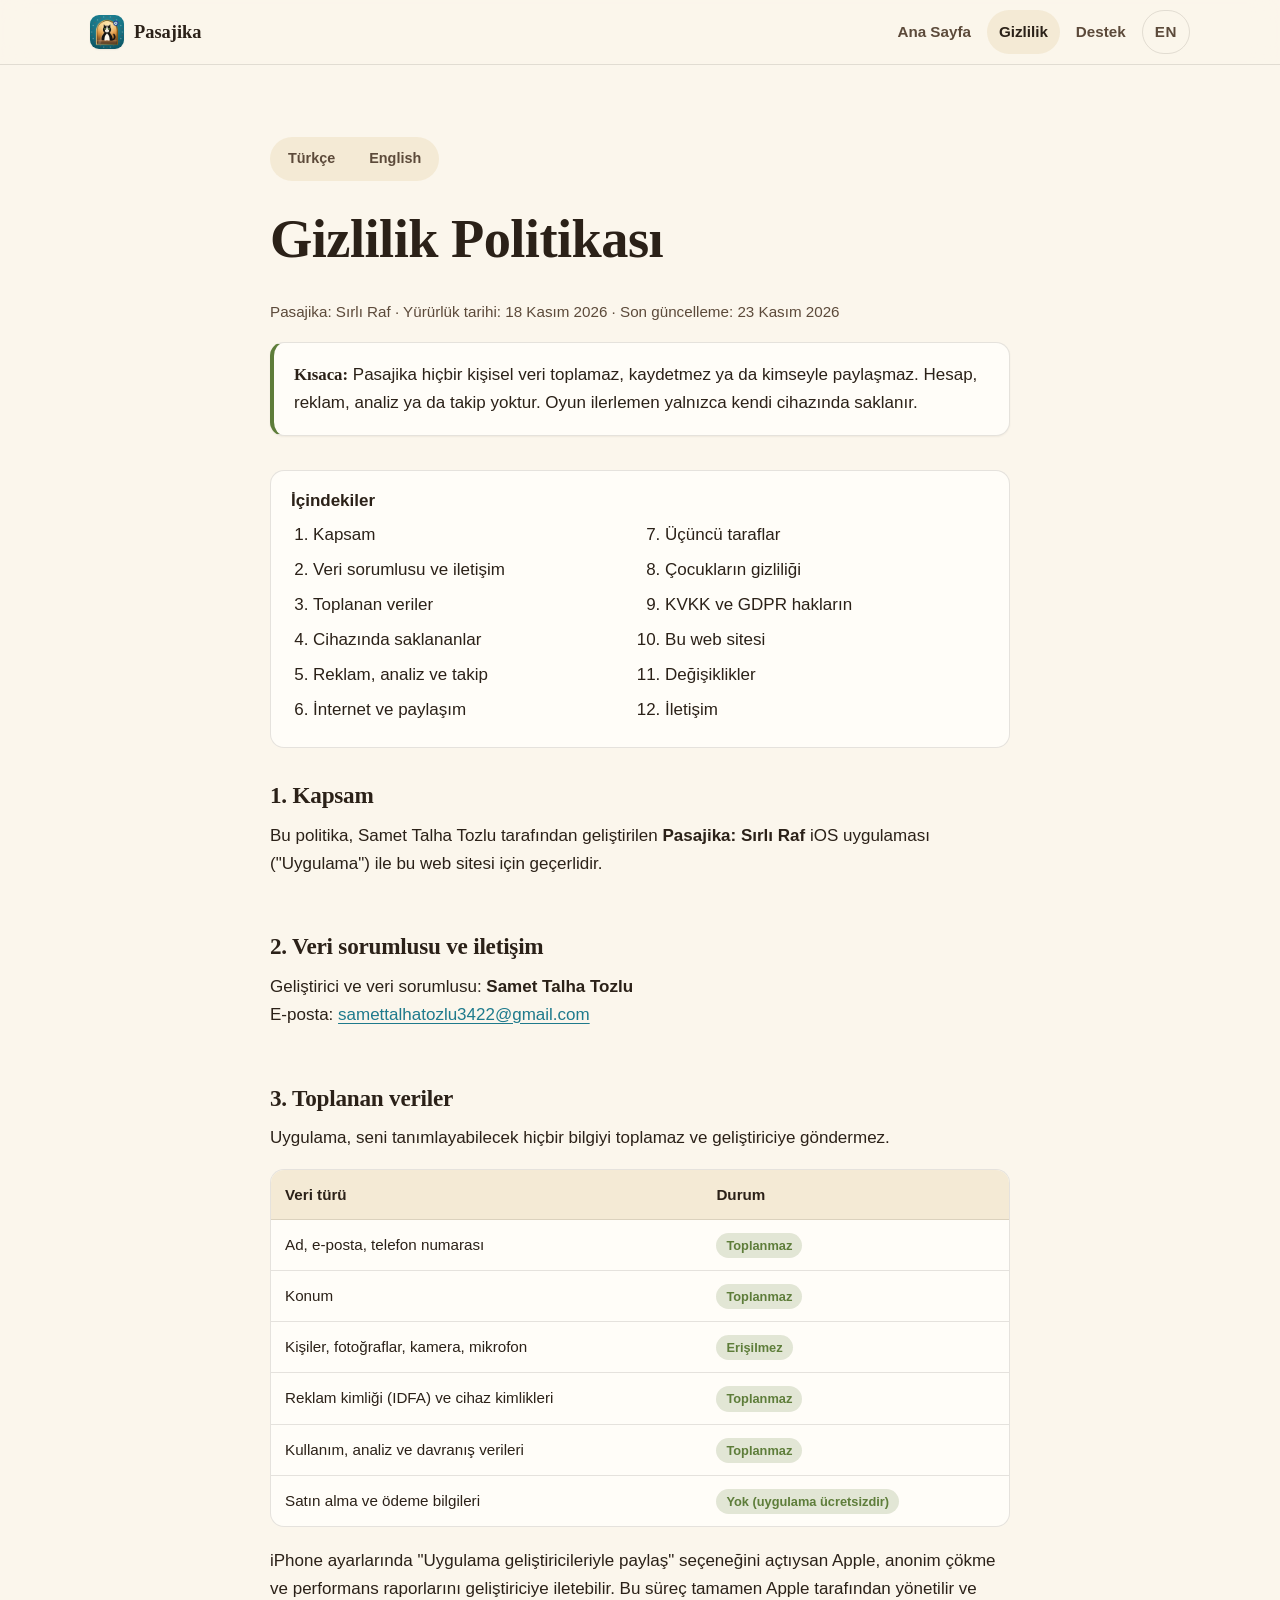
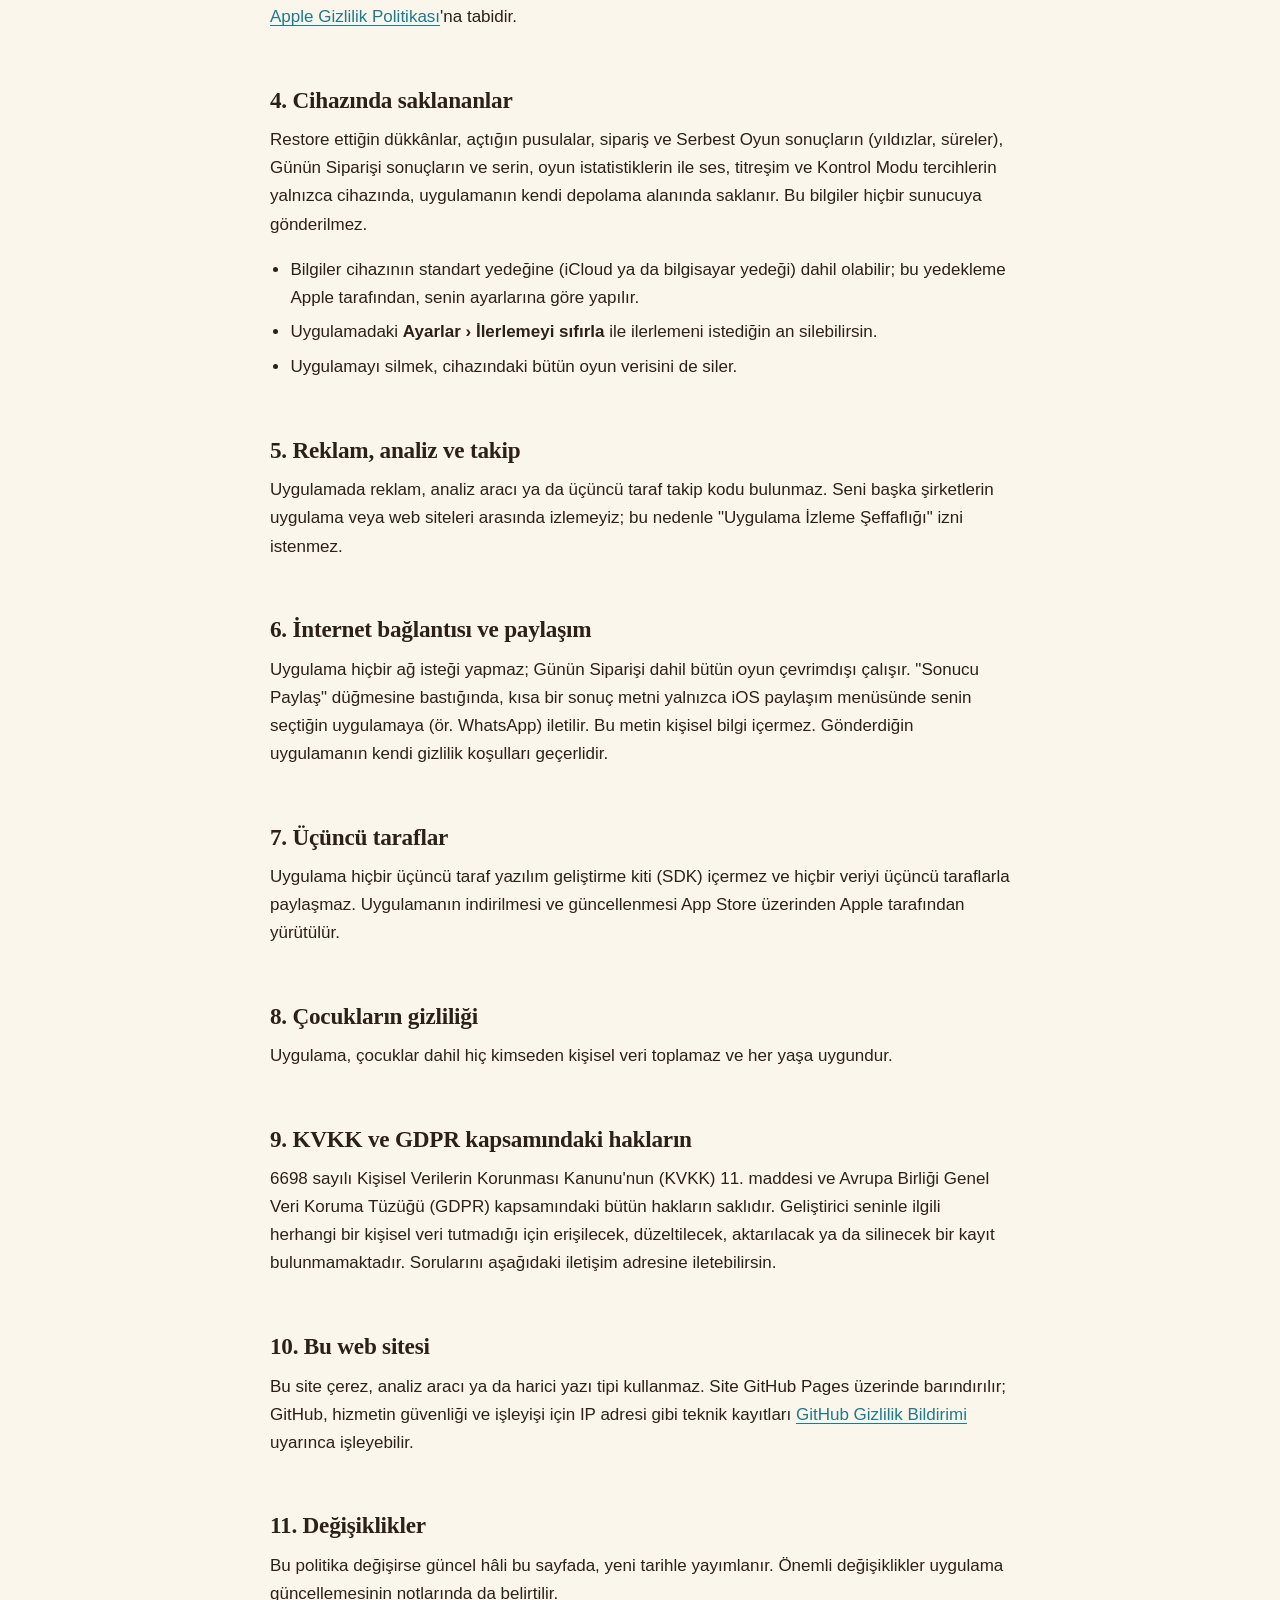
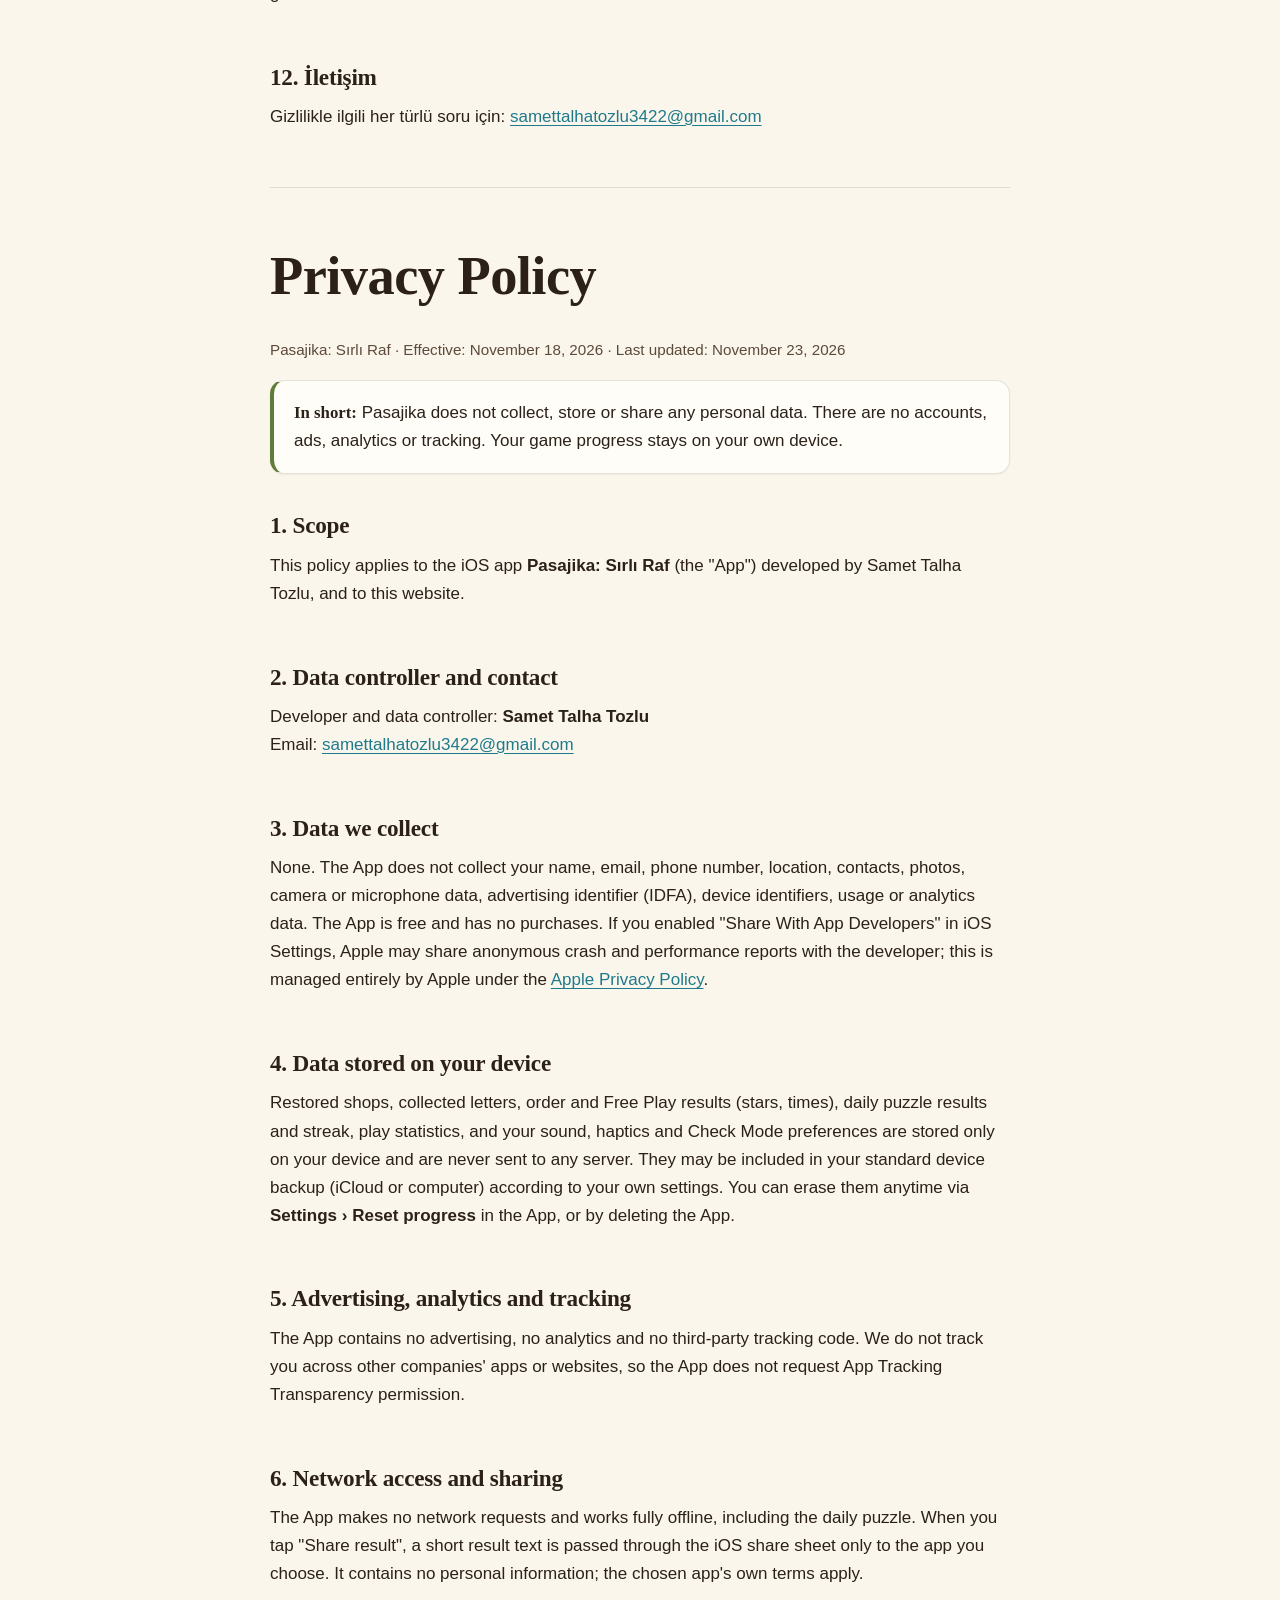
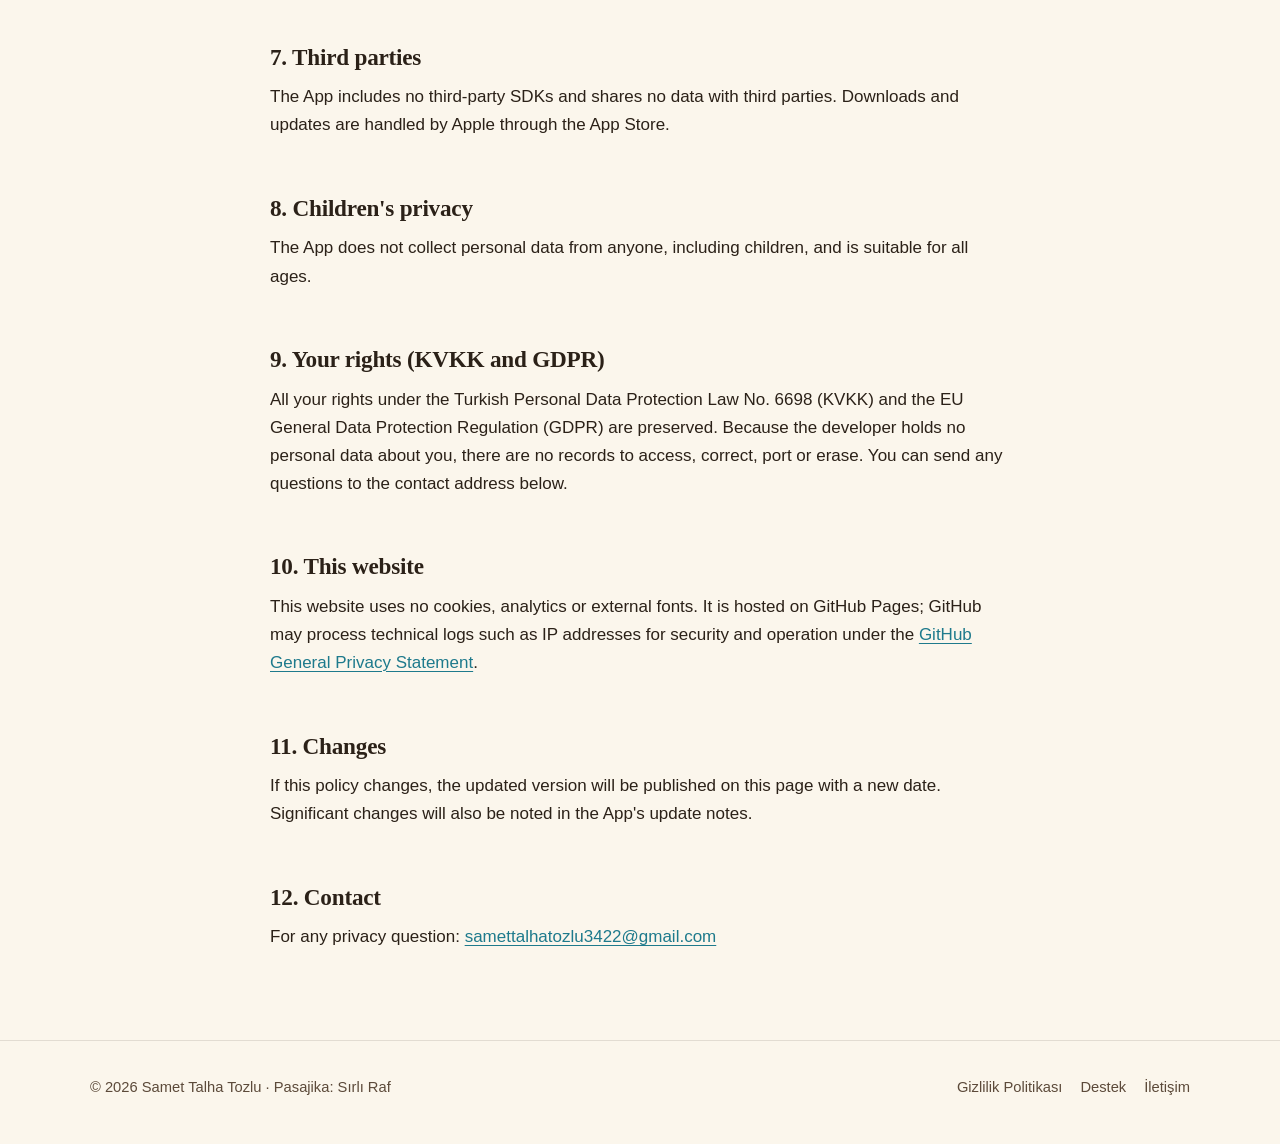
<file: gizlilik/index.html>
<!doctype html>
<html lang="tr">
<head>
  <meta charset="utf-8">
  <meta name="viewport" content="width=device-width, initial-scale=1, viewport-fit=cover">
  <title>Gizlilik Politikası · Pasajika: Sırlı Raf</title>
  <meta name="description" content="Pasajika: Sırlı Raf gizlilik politikası. Uygulama hiçbir kişisel veri toplamaz; ilerleme yalnızca cihazda saklanır. Privacy policy in Turkish and English.">
  <link rel="canonical" href="https://samettalhatozlu.github.io/pasajika/gizlilik/">
  <meta name="theme-color" content="#FBF6EC" media="(prefers-color-scheme: light)">
  <meta name="theme-color" content="#1B1510" media="(prefers-color-scheme: dark)">
  <meta property="og:type" content="article">
  <meta property="og:title" content="Gizlilik Politikası · Pasajika: Sırlı Raf">
  <meta property="og:description" content="Pasajika hiçbir kişisel veri toplamaz; ilerleme yalnızca cihazda saklanır.">
  <meta property="og:url" content="https://samettalhatozlu.github.io/pasajika/gizlilik/">
  <meta property="og:image" content="https://samettalhatozlu.github.io/pasajika/assets/img/icon-512.png">
  <link rel="alternate" hreflang="tr" href="https://samettalhatozlu.github.io/pasajika/gizlilik/#tr">
  <link rel="alternate" hreflang="en" href="https://samettalhatozlu.github.io/pasajika/gizlilik/#en">
  <link rel="icon" type="image/png" sizes="64x64" href="../assets/img/favicon-64.png">
  <link rel="apple-touch-icon" href="../assets/img/apple-touch-icon.png">
  <link rel="stylesheet" href="../assets/site.css?v=7">
</head>
<body>
  <a class="skip-link" href="#icerik">İçeriğe geç</a>

  <header class="site-header">
    <div class="wrap">
      <a class="brand" href="../" aria-label="Pasajika ana sayfa">
        <img src="../assets/img/apple-touch-icon.png" alt="" width="34" height="34">
        <span>Pasajika</span>
      </a>
      <nav class="nav" aria-label="Ana menü">
        <a href="../">Ana Sayfa</a>
        <a href="./" aria-current="page">Gizlilik</a>
        <a href="../destek/">Destek</a>
        <a class="lang-link" href="#en" hreflang="en" lang="en" aria-label="English">EN</a>
      </nav>
    </div>
  </header>

  <main id="icerik" class="doc">
    <article class="read">
      <div class="lang-switch" role="navigation" aria-label="Dil">
        <a href="#tr" hreflang="tr">Türkçe</a>
        <a href="#en" hreflang="en">English</a>
      </div>

      <section id="tr" lang="tr" aria-labelledby="tr-baslik">
        <h1 id="tr-baslik">Gizlilik Politikası</h1>
        <p class="doc-meta">Pasajika: Sırlı Raf · Yürürlük tarihi: 18 Kasım 2026 · Son güncelleme: 23 Kasım 2026</p>

        <div class="summary">
          <strong>Kısaca:</strong> Pasajika hiçbir kişisel veri toplamaz, kaydetmez ya da kimseyle paylaşmaz. Hesap, reklam, analiz ya da takip yoktur. Oyun ilerlemen yalnızca kendi cihazında saklanır.
        </div>

        <nav class="toc" aria-label="İçindekiler">
          <strong>İçindekiler</strong>
          <ol>
            <li><a href="#tr-kapsam">Kapsam</a></li>
            <li><a href="#tr-sorumlu">Veri sorumlusu ve iletişim</a></li>
            <li><a href="#tr-veriler">Toplanan veriler</a></li>
            <li><a href="#tr-cihaz">Cihazında saklananlar</a></li>
            <li><a href="#tr-takip">Reklam, analiz ve takip</a></li>
            <li><a href="#tr-internet">İnternet ve paylaşım</a></li>
            <li><a href="#tr-ucuncu">Üçüncü taraflar</a></li>
            <li><a href="#tr-cocuk">Çocukların gizliliği</a></li>
            <li><a href="#tr-haklar">KVKK ve GDPR hakların</a></li>
            <li><a href="#tr-site">Bu web sitesi</a></li>
            <li><a href="#tr-degisiklik">Değişiklikler</a></li>
            <li><a href="#tr-iletisim">İletişim</a></li>
          </ol>
        </nav>

        <h2 id="tr-kapsam">1. Kapsam</h2>
        <p>Bu politika, Samet Talha Tozlu tarafından geliştirilen <strong>Pasajika: Sırlı Raf</strong> iOS uygulaması ("Uygulama") ile bu web sitesi için geçerlidir.</p>

        <h2 id="tr-sorumlu">2. Veri sorumlusu ve iletişim</h2>
        <p>Geliştirici ve veri sorumlusu: <strong>Samet Talha Tozlu</strong><br>
        E-posta: <a href="mailto:samettalhatozlu3422@gmail.com">samettalhatozlu3422@gmail.com</a></p>

        <h2 id="tr-veriler">3. Toplanan veriler</h2>
        <p>Uygulama, seni tanımlayabilecek hiçbir bilgiyi toplamaz ve geliştiriciye göndermez.</p>
        <div class="table-wrap">
          <table>
            <thead><tr><th scope="col">Veri türü</th><th scope="col">Durum</th></tr></thead>
            <tbody>
              <tr><td>Ad, e-posta, telefon numarası</td><td><span class="tag tag-no">Toplanmaz</span></td></tr>
              <tr><td>Konum</td><td><span class="tag tag-no">Toplanmaz</span></td></tr>
              <tr><td>Kişiler, fotoğraflar, kamera, mikrofon</td><td><span class="tag tag-no">Erişilmez</span></td></tr>
              <tr><td>Reklam kimliği (IDFA) ve cihaz kimlikleri</td><td><span class="tag tag-no">Toplanmaz</span></td></tr>
              <tr><td>Kullanım, analiz ve davranış verileri</td><td><span class="tag tag-no">Toplanmaz</span></td></tr>
              <tr><td>Satın alma ve ödeme bilgileri</td><td><span class="tag tag-no">Yok (uygulama ücretsizdir)</span></td></tr>
            </tbody>
          </table>
        </div>
        <p>iPhone ayarlarında "Uygulama geliştiricileriyle paylaş" seçeneğini açtıysan Apple, anonim çökme ve performans raporlarını geliştiriciye iletebilir. Bu süreç tamamen Apple tarafından yönetilir ve <a href="https://www.apple.com/legal/privacy/">Apple Gizlilik Politikası</a>'na tabidir.</p>

        <h2 id="tr-cihaz">4. Cihazında saklananlar</h2>
        <p>Restore ettiğin dükkânlar, açtığın pusulalar, sipariş ve Serbest Oyun sonuçların (yıldızlar, süreler), Günün Siparişi sonuçların ve serin, oyun istatistiklerin ile ses, titreşim ve Kontrol Modu tercihlerin yalnızca cihazında, uygulamanın kendi depolama alanında saklanır. Bu bilgiler hiçbir sunucuya gönderilmez.</p>
        <ul>
          <li>Bilgiler cihazının standart yedeğine (iCloud ya da bilgisayar yedeği) dahil olabilir; bu yedekleme Apple tarafından, senin ayarlarına göre yapılır.</li>
          <li>Uygulamadaki <strong>Ayarlar › İlerlemeyi sıfırla</strong> ile ilerlemeni istediğin an silebilirsin.</li>
          <li>Uygulamayı silmek, cihazındaki bütün oyun verisini de siler.</li>
        </ul>

        <h2 id="tr-takip">5. Reklam, analiz ve takip</h2>
        <p>Uygulamada reklam, analiz aracı ya da üçüncü taraf takip kodu bulunmaz. Seni başka şirketlerin uygulama veya web siteleri arasında izlemeyiz; bu nedenle "Uygulama İzleme Şeffaflığı" izni istenmez.</p>

        <h2 id="tr-internet">6. İnternet bağlantısı ve paylaşım</h2>
        <p>Uygulama hiçbir ağ isteği yapmaz; Günün Siparişi dahil bütün oyun çevrimdışı çalışır. "Sonucu Paylaş" düğmesine bastığında, kısa bir sonuç metni yalnızca iOS paylaşım menüsünde senin seçtiğin uygulamaya (ör. WhatsApp) iletilir. Bu metin kişisel bilgi içermez. Gönderdiğin uygulamanın kendi gizlilik koşulları geçerlidir.</p>

        <h2 id="tr-ucuncu">7. Üçüncü taraflar</h2>
        <p>Uygulama hiçbir üçüncü taraf yazılım geliştirme kiti (SDK) içermez ve hiçbir veriyi üçüncü taraflarla paylaşmaz. Uygulamanın indirilmesi ve güncellenmesi App Store üzerinden Apple tarafından yürütülür.</p>

        <h2 id="tr-cocuk">8. Çocukların gizliliği</h2>
        <p>Uygulama, çocuklar dahil hiç kimseden kişisel veri toplamaz ve her yaşa uygundur.</p>

        <h2 id="tr-haklar">9. KVKK ve GDPR kapsamındaki hakların</h2>
        <p>6698 sayılı Kişisel Verilerin Korunması Kanunu'nun (KVKK) 11. maddesi ve Avrupa Birliği Genel Veri Koruma Tüzüğü (GDPR) kapsamındaki bütün hakların saklıdır. Geliştirici seninle ilgili herhangi bir kişisel veri tutmadığı için erişilecek, düzeltilecek, aktarılacak ya da silinecek bir kayıt bulunmamaktadır. Sorularını aşağıdaki iletişim adresine iletebilirsin.</p>

        <h2 id="tr-site">10. Bu web sitesi</h2>
        <p>Bu site çerez, analiz aracı ya da harici yazı tipi kullanmaz. Site GitHub Pages üzerinde barındırılır; GitHub, hizmetin güvenliği ve işleyişi için IP adresi gibi teknik kayıtları <a href="https://docs.github.com/site-policy/privacy-policies/github-general-privacy-statement">GitHub Gizlilik Bildirimi</a> uyarınca işleyebilir.</p>

        <h2 id="tr-degisiklik">11. Değişiklikler</h2>
        <p>Bu politika değişirse güncel hâli bu sayfada, yeni tarihle yayımlanır. Önemli değişiklikler uygulama güncellemesinin notlarında da belirtilir.</p>

        <h2 id="tr-iletisim">12. İletişim</h2>
        <p>Gizlilikle ilgili her türlü soru için: <a href="mailto:samettalhatozlu3422@gmail.com">samettalhatozlu3422@gmail.com</a></p>
      </section>

      <hr class="divider">

      <section id="en" lang="en" aria-labelledby="en-title">
        <h1 id="en-title">Privacy Policy</h1>
        <p class="doc-meta">Pasajika: Sırlı Raf · Effective: November 18, 2026 · Last updated: November 23, 2026</p>

        <div class="summary">
          <strong>In short:</strong> Pasajika does not collect, store or share any personal data. There are no accounts, ads, analytics or tracking. Your game progress stays on your own device.
        </div>

        <h2>1. Scope</h2>
        <p>This policy applies to the iOS app <strong>Pasajika: Sırlı Raf</strong> (the "App") developed by Samet Talha Tozlu, and to this website.</p>

        <h2>2. Data controller and contact</h2>
        <p>Developer and data controller: <strong>Samet Talha Tozlu</strong><br>
        Email: <a href="mailto:samettalhatozlu3422@gmail.com">samettalhatozlu3422@gmail.com</a></p>

        <h2>3. Data we collect</h2>
        <p>None. The App does not collect your name, email, phone number, location, contacts, photos, camera or microphone data, advertising identifier (IDFA), device identifiers, usage or analytics data. The App is free and has no purchases. If you enabled "Share With App Developers" in iOS Settings, Apple may share anonymous crash and performance reports with the developer; this is managed entirely by Apple under the <a href="https://www.apple.com/legal/privacy/">Apple Privacy Policy</a>.</p>

        <h2>4. Data stored on your device</h2>
        <p>Restored shops, collected letters, order and Free Play results (stars, times), daily puzzle results and streak, play statistics, and your sound, haptics and Check Mode preferences are stored only on your device and are never sent to any server. They may be included in your standard device backup (iCloud or computer) according to your own settings. You can erase them anytime via <strong>Settings › Reset progress</strong> in the App, or by deleting the App.</p>

        <h2>5. Advertising, analytics and tracking</h2>
        <p>The App contains no advertising, no analytics and no third-party tracking code. We do not track you across other companies' apps or websites, so the App does not request App Tracking Transparency permission.</p>

        <h2>6. Network access and sharing</h2>
        <p>The App makes no network requests and works fully offline, including the daily puzzle. When you tap "Share result", a short result text is passed through the iOS share sheet only to the app you choose. It contains no personal information; the chosen app's own terms apply.</p>

        <h2>7. Third parties</h2>
        <p>The App includes no third-party SDKs and shares no data with third parties. Downloads and updates are handled by Apple through the App Store.</p>

        <h2>8. Children's privacy</h2>
        <p>The App does not collect personal data from anyone, including children, and is suitable for all ages.</p>

        <h2>9. Your rights (KVKK and GDPR)</h2>
        <p>All your rights under the Turkish Personal Data Protection Law No. 6698 (KVKK) and the EU General Data Protection Regulation (GDPR) are preserved. Because the developer holds no personal data about you, there are no records to access, correct, port or erase. You can send any questions to the contact address below.</p>

        <h2>10. This website</h2>
        <p>This website uses no cookies, analytics or external fonts. It is hosted on GitHub Pages; GitHub may process technical logs such as IP addresses for security and operation under the <a href="https://docs.github.com/site-policy/privacy-policies/github-general-privacy-statement">GitHub General Privacy Statement</a>.</p>

        <h2>11. Changes</h2>
        <p>If this policy changes, the updated version will be published on this page with a new date. Significant changes will also be noted in the App's update notes.</p>

        <h2>12. Contact</h2>
        <p>For any privacy question: <a href="mailto:samettalhatozlu3422@gmail.com">samettalhatozlu3422@gmail.com</a></p>
      </section>
    </article>
  </main>

  <footer class="site-footer">
    <div class="wrap">
      <span>© 2026 Samet Talha Tozlu · Pasajika: Sırlı Raf</span>
      <nav aria-label="Alt menü">
        <a href="./">Gizlilik Politikası</a>
        <a href="../destek/">Destek</a>
        <a href="../destek/#iletisim">İletişim</a>
      </nav>
    </div>
  </footer>
  <script src="../assets/site.js?v=2" defer></script>
</body>
</html>
</file>
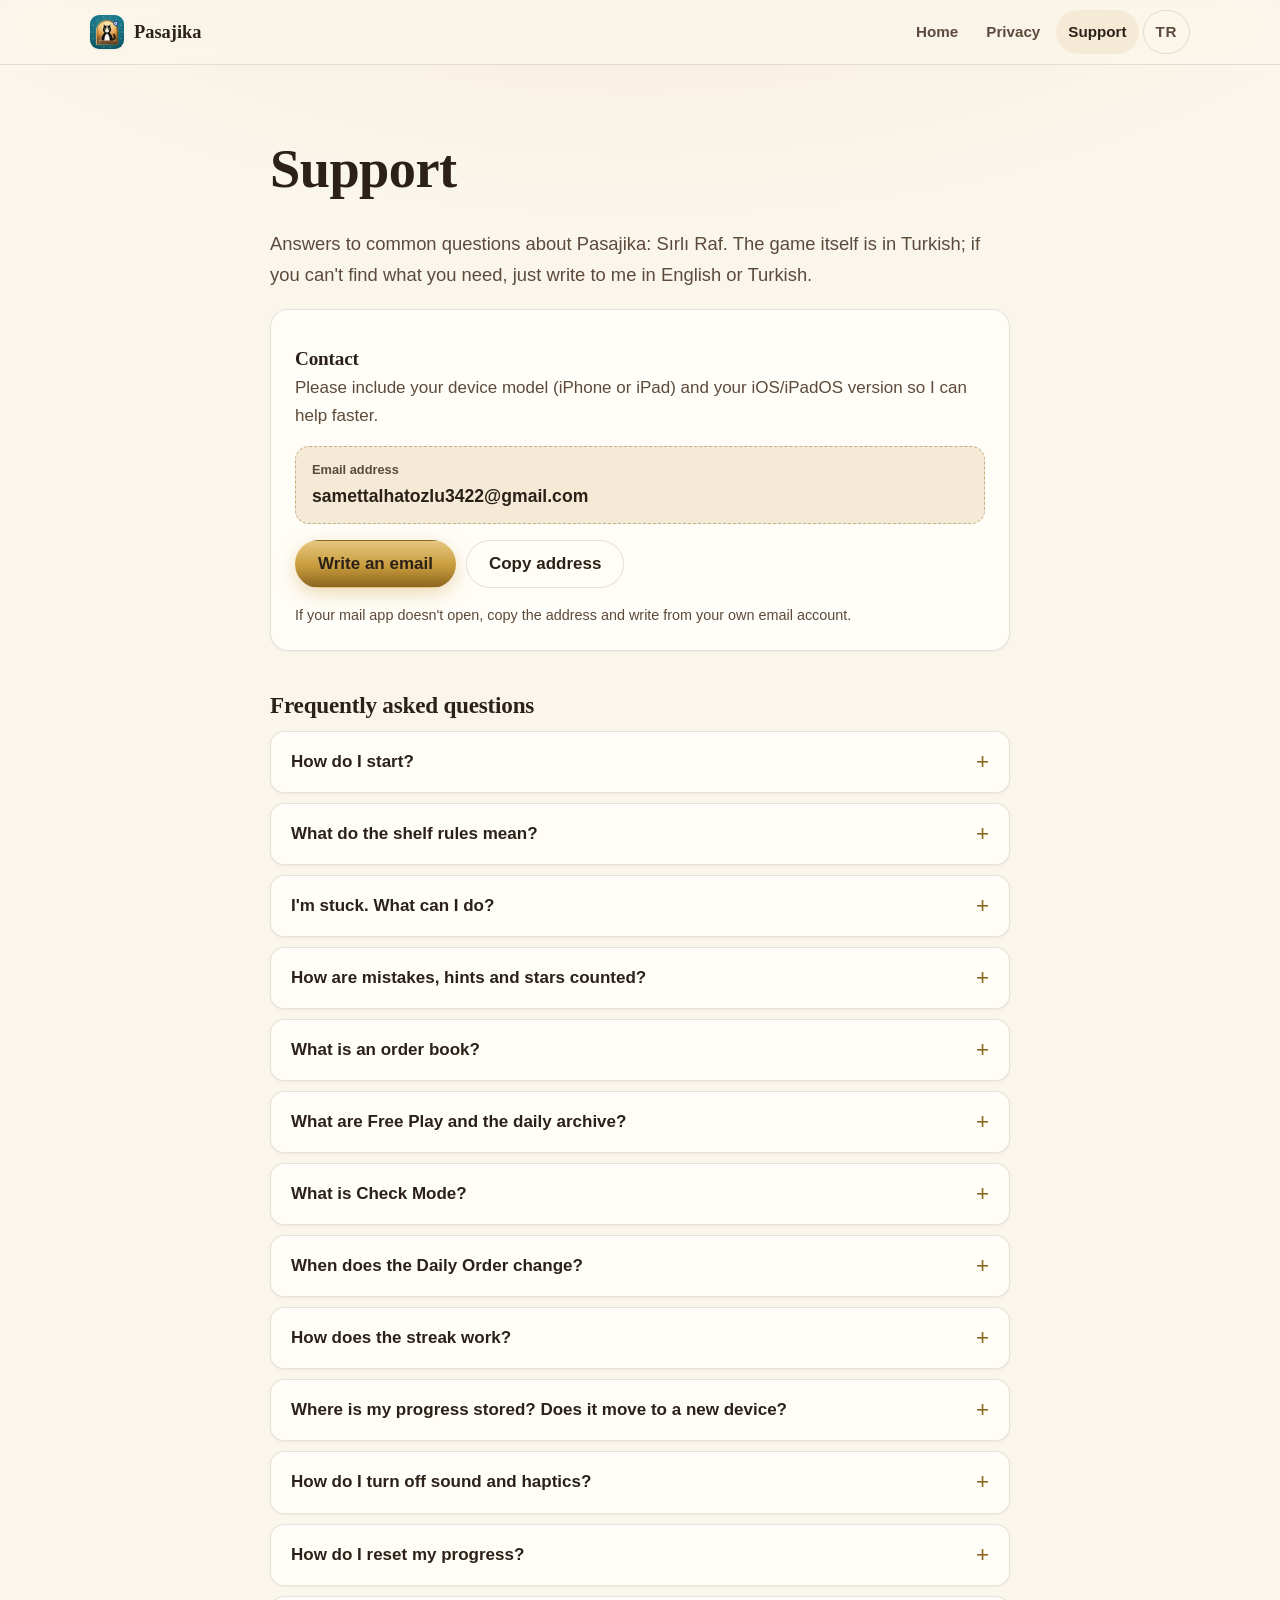
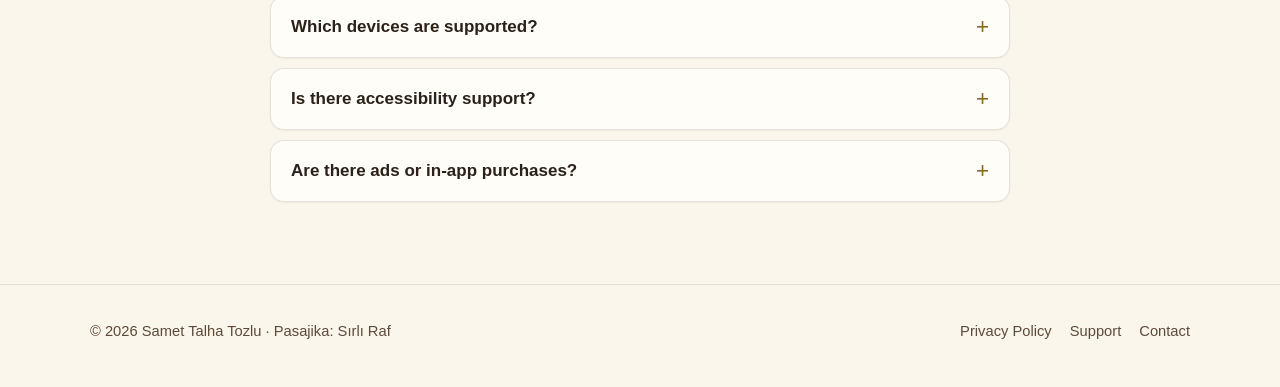
<file: en/support/index.html>
<!doctype html>
<html lang="en">
<head>
  <meta charset="utf-8">
  <meta name="viewport" content="width=device-width, initial-scale=1, viewport-fit=cover">
  <title>Support · Pasajika: Sırlı Raf</title>
  <meta name="description" content="Pasajika: Sırlı Raf support: frequently asked questions about order books, Free Play, stars, the Daily Order, streaks, progress and contact.">
  <link rel="canonical" href="https://samettalhatozlu.github.io/pasajika/en/support/">
  <link rel="alternate" hreflang="tr" href="https://samettalhatozlu.github.io/pasajika/destek/">
  <link rel="alternate" hreflang="en" href="https://samettalhatozlu.github.io/pasajika/en/support/">
  <link rel="alternate" hreflang="x-default" href="https://samettalhatozlu.github.io/pasajika/destek/">
  <meta name="theme-color" content="#FBF6EC" media="(prefers-color-scheme: light)">
  <meta name="theme-color" content="#1B1510" media="(prefers-color-scheme: dark)">
  <meta property="og:type" content="website">
  <meta property="og:locale" content="en_US">
  <meta property="og:title" content="Support · Pasajika: Sırlı Raf">
  <meta property="og:description" content="Frequently asked questions and contact.">
  <meta property="og:url" content="https://samettalhatozlu.github.io/pasajika/en/support/">
  <meta property="og:image" content="https://samettalhatozlu.github.io/pasajika/assets/img/icon-512.png">
  <link rel="icon" type="image/png" sizes="64x64" href="../../assets/img/favicon-64.png">
  <link rel="apple-touch-icon" href="../../assets/img/apple-touch-icon.png">
  <link rel="stylesheet" href="../../assets/site.css?v=7">
</head>
<body>
  <a class="skip-link" href="#icerik">Skip to content</a>

  <header class="site-header">
    <div class="wrap">
      <a class="brand" href="../" aria-label="Pasajika home">
        <img src="../../assets/img/apple-touch-icon.png" alt="" width="34" height="34">
        <span>Pasajika</span>
      </a>
      <nav class="nav" aria-label="Main menu">
        <a href="../">Home</a>
        <a href="../../gizlilik/#en">Privacy</a>
        <a href="./" aria-current="page">Support</a>
        <a class="lang-link" href="../../destek/" hreflang="tr" lang="tr" aria-label="Türkçe">TR</a>
      </nav>
    </div>
  </header>

  <main id="icerik" class="doc">
    <div class="read">
      <h1>Support</h1>
      <p class="lead">Answers to common questions about Pasajika: Sırlı Raf. The game itself is in Turkish; if you can't find what you need, just write to me in English or Turkish.</p>

      <section class="contact-card" id="contact" aria-labelledby="contact-title">
        <div>
          <h2 id="contact-title">Contact</h2>
          <p>Please include your device model (iPhone or iPad) and your iOS/iPadOS version so I can help faster.</p>
        </div>
        <div class="contact-mail">
          <span class="contact-mail-label">Email address</span>
          <span class="contact-mail-address">samettalhatozlu3422<wbr>@gmail.com</span>
        </div>
        <div class="contact-actions">
          <a class="btn btn-primary" href="mailto:samettalhatozlu3422@gmail.com?subject=Pasajika%20Support">Write an email</a>
          <button class="btn btn-ghost" type="button" data-copy="samettalhatozlu3422@gmail.com" aria-describedby="contact-status" hidden>Copy address</button>
        </div>
        <p class="contact-status" id="contact-status" role="status" aria-live="polite">If your mail app doesn't open, copy the address and write from your own email account.</p>
      </section>

      <h2>Frequently asked questions</h2>
      <div class="faq">
        <details>
          <summary>How do I start?</summary>
          <div><p>On first launch tap <strong>Kepengi Kaldır</strong> (Raise the shutter). Wipe the dusty window with your finger; when it sparkles, read the master's note and tap <strong>Rafı Düzenle</strong> (Arrange the shelf). No sign-up or login is needed.</p></div>
        </details>
        <details>
          <summary>What do the shelf rules mean?</summary>
          <div>
            <p>The shelf is complete when every note of the master is satisfied at the same time. Every puzzle has exactly one solution.</p>
            <ul>
              <li><strong>Yan yana (side by side):</strong> on the same shelf, in neighbouring cells.</li>
              <li><strong>Hemen üstünde (directly above):</strong> in the same column, one cell higher.</li>
              <li><strong>Daha üst bir raf (a higher shelf):</strong> any column, on a higher shelf.</li>
              <li><strong>Daha solda (further left):</strong> any shelf, in a column further left.</li>
            </ul>
          </div>
        </details>
        <details>
          <summary>I'm stuck. What can I do?</summary>
          <div><p>A broken note turns red. The <strong>lightbulb</strong> works in two steps: the first tap highlights the next item and the relevant notes (no star lost); the second tap places it or takes a misplaced item back to the counter. The <strong>curved arrow</strong> next to the notes undoes your last move and the circular arrow empties the shelf. With the <strong>pencil</strong> you can turn on notes mode and mark cells where an item cannot go.</p></div>
        </details>
        <details>
          <summary>How are mistakes, hints and stars counted?</summary>
          <div><p>Placing an item where it breaks one of the notes counts as a mistake. Hints that place an item count as hints (the first, highlight-only tap does not). You earn 1–3 stars: no hints and at most 1 mistake for 3 stars; at most 1 hint and 3 mistakes for 2 stars; any other solve gives 1 star.</p></div>
        </details>
        <details>
          <summary>What is an order book?</summary>
          <div><p>When you restore a shop, its order book opens: 10 customer orders from Easy to Master, 70 levels across the seven shops. Orders unlock one after another and your best stars and time are kept. Tap the shop in the list or its door in the courtyard to open the book.</p></div>
        </details>
        <details>
          <summary>What are Free Play and the daily archive?</summary>
          <div><p><strong>Serbest Oyun</strong> (Free Play) gives you unlimited new puzzles in Easy, Medium or Master. <strong>Geçmiş Siparişler</strong> (Past Orders) lets you solve Daily Orders you missed, from up to the last 30 days; archive solves don't change your streak. Both open from cards in the courtyard.</p></div>
        </details>
        <details>
          <summary>What is Check Mode?</summary>
          <div><p>An optional, harder way to play, turned on in <strong>Settings</strong>. While it's on, notes don't turn red as you place items and no mistakes are counted; arrange the shelf and tap <strong>Kontrol Et</strong> (Check) to see which notes fail. Each failed check counts as one mistake.</p></div>
        </details>
        <details>
          <summary>When does the Daily Order change?</summary>
          <div><p>Every day at midnight in your device's local time. Everyone solves the same puzzle on the same day. Difficulty follows the week: Monday and Tuesday are easy, Wednesday to Friday medium, the weekend master level.</p></div>
        </details>
        <details>
          <summary>How does the streak work?</summary>
          <div><p>Your streak grows by one for each day you solve the Daily Order. Skip a day and it starts again; your best streak is kept separately. Past orders solved from the archive don't change the streak.</p></div>
        </details>
        <details>
          <summary>Where is my progress stored? Does it move to a new device?</summary>
          <div><p>Your progress is stored only on your device; there is no account or server. When you restore your device backup (iCloud or computer) to a new device, your progress comes with it. Deleting the app deletes your progress.</p></div>
        </details>
        <details>
          <summary>How do I turn off sound and haptics?</summary>
          <div><p>Open <strong>Settings</strong> with the gear icon in the courtyard and use the <strong>ASMR sesleri</strong> (sounds) and <strong>Titreşim</strong> (haptics) switches. In silent mode the game plays no sound and doesn't interrupt your music.</p></div>
        </details>
        <details>
          <summary>How do I reset my progress?</summary>
          <div><p><strong>Settings › İlerlemeyi sıfırla</strong> (Reset progress). Shops, letters, orders, stars, Free Play results, the daily streak, achievements and statistics are erased; your sound, haptics and Check Mode preferences are kept. This can't be undone.</p></div>
        </details>
        <details>
          <summary>Which devices are supported?</summary>
          <div><p>Every iPhone with iOS 17 or later and every iPad with iPadOS 17 or later. The game works in portrait and landscape, in windowed mode on iPad and on both displays of iPhone Duo, without an internet connection.</p></div>
        </details>
        <details>
          <summary>Is there accessibility support?</summary>
          <div><p>Yes. Items, shelf cells and rules are read by VoiceOver, and you can place an item by selecting it and then a cell instead of dragging. The window cleaning has a VoiceOver action to clean the whole window, and the game adapts to larger text sizes.</p></div>
        </details>
        <details>
          <summary>Are there ads or in-app purchases?</summary>
          <div><p>No. Pasajika is free, with no ads, in-app purchases or tracking. See the <a href="../../gizlilik/#en">privacy policy</a> for details.</p></div>
        </details>
      </div>
    </div>
  </main>

  <footer class="site-footer">
    <div class="wrap">
      <span>© 2026 Samet Talha Tozlu · Pasajika: Sırlı Raf</span>
      <nav aria-label="Footer menu">
        <a href="../../gizlilik/#en">Privacy Policy</a>
        <a href="./">Support</a>
        <a href="#contact">Contact</a>
      </nav>
    </div>
  </footer>
  <script src="../../assets/site.js?v=2" defer></script>
</body>
</html>
</file>
<file: assets/site.css>
/* Pasajika: Sırlı Raf · Site stilleri
   Dış kaynak (yazı tipi, analiz, çerez) kullanılmaz; yalnızca sistem yazı tipleri. */

:root {
  --cream: #FBF6EC;
  --paper: #F4EAD5;
  --paper-edge: #E2CFA6;
  --brass: #C89B3C;
  --brass-dark: #8C6620;
  --brass-light: #E6C77E;
  --walnut: #2B2118;
  --walnut-2: #3A2C20;
  --iznik: #1E7A8C;
  --iznik-dark: #145664;
  --tea: #B83B2A;
  --olive: #5E7D3A;

  --bg: var(--cream);
  --surface: #FFFDF8;
  --surface-2: var(--paper);
  --text: var(--walnut);
  --muted: #5C4A3A;
  --line: rgba(43, 33, 24, 0.12);
  --accent: var(--iznik);
  --accent-text: #FFFFFF;
  --shadow-sm: 0 1px 2px rgba(43, 33, 24, 0.06);
  --shadow: 0 1px 2px rgba(43, 33, 24, 0.06), 0 10px 30px rgba(43, 33, 24, 0.10);
  --radius: 18px;
  --radius-lg: 28px;
  --serif: ui-serif, "New York", "Iowan Old Style", "Palatino Linotype", Palatino, Georgia, serif;
  --sans: -apple-system, BlinkMacSystemFont, "SF Pro Text", "Segoe UI", Roboto, "Helvetica Neue", Arial, sans-serif;
  --wrap: 1100px;
  --read: 740px;
  color-scheme: light dark;
}

@media (prefers-color-scheme: dark) {
  :root {
    --bg: #1B1510;
    --surface: #251C15;
    --surface-2: #2E2319;
    --text: #F4EAD5;
    --muted: #CDBA9A;
    --line: rgba(244, 234, 213, 0.12);
    --accent: #4FB3C4;
    --accent-text: #10201F;
    --tea: #E07A5F;
    --olive: #9DBB72;
    --shadow-sm: 0 1px 2px rgba(0, 0, 0, 0.3);
    --shadow: 0 1px 2px rgba(0, 0, 0, 0.3), 0 12px 32px rgba(0, 0, 0, 0.35);
  }
}

*, *::before, *::after { box-sizing: border-box; }

html { -webkit-text-size-adjust: 100%; scroll-behavior: smooth; }
@media (prefers-reduced-motion: reduce) { html { scroll-behavior: auto; } }

body {
  margin: 0;
  background:
    radial-gradient(1200px 600px at 50% -10%, color-mix(in srgb, var(--brass) 14%, transparent), transparent 70%),
    var(--bg);
  color: var(--text);
  font: 17px/1.65 var(--sans);
  text-rendering: optimizeLegibility;
  -webkit-font-smoothing: antialiased;
}

img { max-width: 100%; height: auto; display: block; }
a { color: var(--accent); text-underline-offset: 3px; }
a:hover { text-decoration-thickness: 2px; }
:focus-visible { outline: 3px solid var(--brass); outline-offset: 3px; border-radius: 6px; }

h1, h2, h3 { font-family: var(--serif); line-height: 1.2; letter-spacing: -0.01em; margin: 0 0 0.5em; }
h1 { font-size: clamp(2.1rem, 5vw, 3.4rem); }
h2 { font-size: clamp(1.5rem, 3.2vw, 2.1rem); }
h3 { font-size: 1.2rem; }
p { margin: 0 0 1em; }

.skip-link {
  position: absolute; left: 12px; top: -48px; z-index: 100;
  background: var(--walnut); color: var(--cream); padding: 10px 14px; border-radius: 10px;
}
.skip-link:focus { top: 12px; }

.wrap { width: min(var(--wrap), 100% - 32px); margin-inline: auto; }
.read { width: min(var(--read), 100% - 32px); margin-inline: auto; }

/* Üst bar */
.site-header {
  position: sticky; top: 0; z-index: 50;
  background: color-mix(in srgb, var(--bg) 82%, transparent);
  backdrop-filter: saturate(160%) blur(14px);
  -webkit-backdrop-filter: saturate(160%) blur(14px);
  border-bottom: 1px solid var(--line);
}
.site-header .wrap { display: flex; align-items: center; justify-content: space-between; gap: 16px; min-height: 64px; }
.brand { display: flex; align-items: center; gap: 10px; color: var(--text); text-decoration: none; font-family: var(--serif); font-weight: 700; font-size: 1.15rem; }
.brand img { width: 34px; height: 34px; border-radius: 9px; box-shadow: var(--shadow-sm); }
.nav { display: flex; gap: 4px; flex-wrap: wrap; }
.nav a {
  color: var(--muted); text-decoration: none; font-size: 0.95rem; font-weight: 600;
  padding: 8px 12px; border-radius: 999px; min-height: 40px; display: inline-flex; align-items: center;
}
.nav a:hover { color: var(--text); background: var(--surface-2); }
.nav a[aria-current="page"] { color: var(--text); background: var(--surface-2); }

/* Butonlar ve rozetler */
.btn {
  display: inline-flex; align-items: center; justify-content: center; gap: 8px;
  min-height: 48px; padding: 0 22px; border-radius: 999px; font-weight: 700; text-decoration: none;
  border: 1px solid transparent; transition: transform .15s ease, box-shadow .15s ease;
  font: inherit; font-weight: 700; cursor: pointer;
}
.btn[hidden] { display: none; }
.btn:hover { transform: translateY(-1px); text-decoration: none; }
.btn-primary {
  color: var(--walnut);
  background: linear-gradient(180deg, var(--brass-light), var(--brass) 55%, var(--brass-dark));
  box-shadow: 0 6px 18px color-mix(in srgb, var(--brass) 35%, transparent);
}
.btn-ghost { color: var(--text); background: var(--surface); border-color: var(--line); }
.pills { display: flex; flex-wrap: wrap; gap: 8px; margin: 18px 0 26px; padding: 0; list-style: none; }
.pills li {
  font-size: 0.85rem; font-weight: 700; padding: 6px 12px; border-radius: 999px;
  background: var(--surface); border: 1px solid var(--line); color: var(--muted);
}
.eyebrow { font-size: 0.85rem; font-weight: 800; letter-spacing: 0.08em; text-transform: uppercase; color: var(--accent); margin-bottom: 10px; }
.lead { font-size: 1.15rem; color: var(--muted); }

/* Ana sayfa */
.hero { padding: clamp(40px, 7vw, 88px) 0 40px; }
.hero .wrap { display: grid; grid-template-columns: 1.1fr 0.9fr; gap: clamp(28px, 5vw, 64px); align-items: center; }
.hero-icon { width: 88px; height: 88px; border-radius: 22px; box-shadow: var(--shadow); margin-bottom: 22px; }
.actions { display: flex; flex-wrap: wrap; gap: 12px; }
.device {
  justify-self: center; width: min(320px, 78vw); padding: 10px; border-radius: 46px;
  background: linear-gradient(160deg, #3a2c20, #1d1510); box-shadow: var(--shadow), inset 0 0 0 1px rgba(255,255,255,.06);
}
.device img { border-radius: 37px; width: 100%; }

.section { padding: clamp(48px, 7vw, 84px) 0; }
.section-alt { background: color-mix(in srgb, var(--surface-2) 60%, transparent); border-block: 1px solid var(--line); }
.section-head { max-width: 640px; margin-bottom: 32px; }

.steps { display: grid; grid-template-columns: repeat(3, 1fr); gap: 18px; counter-reset: step; padding: 0; margin: 0; list-style: none; }
.card {
  background: var(--surface); border: 1px solid var(--line); border-radius: var(--radius);
  padding: 24px; box-shadow: var(--shadow-sm);
}
.steps .card { position: relative; }
.steps .card::before {
  counter-increment: step; content: counter(step);
  display: inline-grid; place-items: center; width: 34px; height: 34px; border-radius: 50%;
  background: var(--brass-light); color: var(--walnut); font-weight: 800; font-family: var(--serif); margin-bottom: 14px;
}
.card p { color: var(--muted); margin: 0; }

.split { display: grid; grid-template-columns: 1fr 0.8fr; gap: clamp(28px, 5vw, 64px); align-items: center; }
.checklist { list-style: none; padding: 0; margin: 18px 0 0; display: grid; gap: 10px; }
.checklist li { display: flex; gap: 10px; align-items: flex-start; color: var(--muted); }
.checklist li::before {
  content: ""; flex: none; width: 20px; height: 20px; margin-top: 4px; border-radius: 50%;
  background: var(--olive) url("data:image/svg+xml,%3Csvg xmlns='http://www.w3.org/2000/svg' viewBox='0 0 20 20'%3E%3Cpath d='M5.5 10.5l3 3 6-7' fill='none' stroke='white' stroke-width='2.4' stroke-linecap='round' stroke-linejoin='round'/%3E%3C/svg%3E") center/16px no-repeat;
}
.share-sample {
  font: 600 0.95rem/1.5 ui-monospace, "SF Mono", Menlo, monospace; background: var(--surface);
  border: 1px dashed var(--paper-edge); border-radius: 14px; padding: 14px 16px; color: var(--muted); margin-top: 18px;
}

.gallery {
  display: grid; grid-auto-flow: column; grid-auto-columns: minmax(200px, 240px); gap: 18px;
  overflow-x: auto; padding: 6px 4px 22px; scroll-snap-type: x mandatory; overscroll-behavior-x: contain;
}
.gallery figure { margin: 0; scroll-snap-align: start; }
.tablet-row { display: grid; grid-template-columns: repeat(2, minmax(0, 1fr)); gap: 22px; max-width: 900px; }
.tablet-row figure { margin: 0; }
.tablet-row img { width: 100%; height: auto; border-radius: 22px; box-shadow: var(--shadow); border: 1px solid var(--line); }
.tablet-row figcaption { text-align: center; color: var(--muted); font-size: 0.9rem; font-weight: 600; margin-top: 10px; }
@media (max-width: 560px) { .tablet-row { grid-template-columns: 1fr; } }
.gallery img { border-radius: 26px; box-shadow: var(--shadow); border: 1px solid var(--line); }
.gallery figcaption { text-align: center; color: var(--muted); font-size: 0.9rem; font-weight: 600; margin-top: 10px; }

.values { display: grid; grid-template-columns: repeat(4, 1fr); gap: 16px; }
.values .card h3 { margin-bottom: 6px; }
.icon {
  width: 42px; height: 42px; border-radius: 12px; display: grid; place-items: center; margin-bottom: 14px;
  background: color-mix(in srgb, var(--accent) 14%, transparent); color: var(--accent);
}
.icon svg { width: 22px; height: 22px; }

/* Belge sayfaları */
.doc { padding: clamp(36px, 6vw, 72px) 0 72px; }
.doc-meta { color: var(--muted); font-size: 0.95rem; margin-bottom: 18px; }
.lang-switch { display: inline-flex; gap: 6px; padding: 4px; border-radius: 999px; background: var(--surface-2); margin-bottom: 26px; }
.lang-switch a { text-decoration: none; color: var(--muted); font-weight: 700; font-size: 0.9rem; padding: 6px 14px; border-radius: 999px; }
.lang-switch a:hover { color: var(--text); background: var(--surface); }
.summary {
  background: var(--surface); border: 1px solid var(--line); border-left: 4px solid var(--olive);
  border-radius: 14px; padding: 18px 20px; margin: 0 0 34px; box-shadow: var(--shadow-sm);
}
.summary strong { font-family: var(--serif); font-size: 1.05rem; }
.doc h2 { font-size: 1.45rem; margin-top: 2.2em; padding-top: 0.2em; }
.doc h2:first-of-type { margin-top: 0.6em; }
.doc ul { padding-left: 1.2em; }
.doc li { margin-bottom: 0.4em; }
.toc { background: var(--surface); border: 1px solid var(--line); border-radius: 14px; padding: 16px 20px; margin-bottom: 30px; }
.toc ol { margin: 6px 0 0; padding-left: 1.3em; columns: 2; column-gap: 28px; }
.toc a { color: var(--text); text-decoration: none; }
.toc a:hover { color: var(--accent); }
.table-wrap { overflow-x: auto; margin: 0 0 1.2em; border: 1px solid var(--line); border-radius: 14px; background: var(--surface); }
table { width: 100%; border-collapse: collapse; font-size: 0.95rem; }
th, td { text-align: left; padding: 12px 14px; border-bottom: 1px solid var(--line); vertical-align: top; }
th { font-weight: 700; background: var(--surface-2); }
tr:last-child td { border-bottom: 0; }
.tag { display: inline-block; font-size: 0.8rem; font-weight: 800; padding: 2px 10px; border-radius: 999px; }
.tag-no { background: color-mix(in srgb, var(--olive) 18%, transparent); color: var(--olive); }
.divider { border: 0; border-top: 1px solid var(--line); margin: 56px 0; }

.contact-card {
  display: grid; gap: 16px;
  background: var(--surface); border: 1px solid var(--line); border-radius: var(--radius); padding: 22px 24px; box-shadow: var(--shadow-sm);
  margin: 10px 0 36px; scroll-margin-top: 90px;
}
.contact-card h2 { margin: 0 0 4px; font-size: 1.2rem; }
.contact-card p { margin: 0; color: var(--muted); }
.contact-mail {
  display: grid; gap: 2px; padding: 12px 16px; border-radius: 14px;
  background: var(--surface-2); border: 1px dashed color-mix(in srgb, var(--brass-dark) 45%, transparent);
}
.contact-mail-label { font-size: 0.8rem; font-weight: 700; color: var(--muted); }
.contact-mail-address {
  font-size: clamp(0.95rem, 4.2vw, 1.1rem); font-weight: 700; color: var(--text); overflow-wrap: break-word;
  -webkit-user-select: all; user-select: all;
}
.contact-actions { display: flex; flex-wrap: wrap; gap: 10px; }
.contact-actions .btn { flex: 1 1 170px; }
@media (min-width: 640px) { .contact-actions .btn { flex: 0 0 auto; } }
@media (max-width: 420px) { .contact-card { padding: 20px 18px; } .contact-mail { padding: 12px 14px; } }
.contact-card .contact-status { font-size: 0.9rem; }
.contact-card .contact-status.is-success { color: var(--olive); font-weight: 600; }
.faq details {
  background: var(--surface); border: 1px solid var(--line); border-radius: 14px; margin-bottom: 10px;
  box-shadow: var(--shadow-sm);
}
.faq summary {
  cursor: pointer; list-style: none; padding: 16px 48px 16px 20px; font-weight: 700; position: relative; min-height: 44px;
}
.faq summary::-webkit-details-marker { display: none; }
.faq summary::after {
  content: "+"; position: absolute; right: 20px; top: 50%; transform: translateY(-50%);
  font-size: 1.4rem; color: var(--brass-dark); font-weight: 400;
}
.faq details[open] summary::after { content: "–"; }
.faq details > div { padding: 0 20px 18px; color: var(--muted); }
.faq details > div p:last-child { margin-bottom: 0; }

/* Alt bilgi */
.site-footer { border-top: 1px solid var(--line); padding: 34px 0 44px; color: var(--muted); font-size: 0.92rem; }
.site-footer .wrap { display: flex; flex-wrap: wrap; justify-content: space-between; gap: 14px; align-items: center; }
.site-footer nav { display: flex; gap: 18px; flex-wrap: wrap; }
.site-footer a { color: var(--muted); text-decoration: none; }
.site-footer a:hover { color: var(--text); text-decoration: underline; }

/* 404 */
.center-page { min-height: 70vh; display: grid; place-items: center; text-align: center; padding: 48px 16px; }
.center-page img { width: 96px; height: 96px; border-radius: 24px; margin: 0 auto 22px; box-shadow: var(--shadow); }

/* Duyarlı düzen */
@media (max-width: 900px) {
  .hero .wrap, .split { grid-template-columns: 1fr; }
  .device { width: min(260px, 68vw); }
  .steps { grid-template-columns: 1fr; }
  .values { grid-template-columns: repeat(2, 1fr); }
}
@media (max-width: 560px) {
  body { font-size: 16px; }
  .values { grid-template-columns: 1fr; }
  .toc ol { columns: 1; }
  .site-header .wrap { min-height: 58px; }
  .brand span { display: none; }
  .nav a { padding: 8px 10px; }
}
@media (max-width: 380px) {
  .site-header .wrap { gap: 8px; }
  .nav { gap: 2px; }
  .nav a { padding: 7px 8px; font-size: 0.9rem; }
}
@media (max-width: 330px) {
  .brand { display: none; }
  .site-header .wrap { justify-content: center; }
}

@media print {
  .site-header, .site-footer, .lang-switch, .toc { display: none; }
  body { background: #fff; color: #000; }
}

/* Özellik kartları (Hikâyeden sonra da bitmez) */
.section-head-sub { margin-top: clamp(40px, 6vw, 64px); }
.features { display: grid; grid-template-columns: repeat(6, minmax(0, 1fr)); gap: 16px; }
.features .feature { grid-column: span 2; }
.features .feature:nth-child(4), .features .feature:nth-child(5) { grid-column: span 3; }
@media (max-width: 900px) {
  .features { grid-template-columns: repeat(2, minmax(0, 1fr)); }
  .features .feature, .features .feature:nth-child(4) { grid-column: span 1; }
  .features .feature:nth-child(5) { grid-column: 1 / -1; }
}
@media (max-width: 560px) {
  .features { grid-template-columns: 1fr; }
  .features .feature:nth-child(5) { grid-column: auto; }
}
.feature { display: flex; flex-direction: column; }
.feature h3 { margin-bottom: 6px; }
.feature p { color: var(--muted); margin: 0; }

/* Liste maddeleri: kalın başlık ile metin aynı satırda akar */
.checklist li { display: block; position: relative; padding-left: 30px; }
.checklist li::before { position: absolute; left: 0; top: 0; }

/* Dil seçimi (üst menü) */
.nav .lang-link { border: 1px solid var(--line); font-weight: 800; letter-spacing: 0.04em; }
.nav .lang-link:hover { border-color: var(--accent); }
@media (max-width: 380px) { .nav .lang-link { padding: 7px 9px; } }

/* ───────── Hareket ve geçişler ─────────
   Hepsi "Hareketi azalt" açıkken kapanır. JavaScript çalışmazsa içerik olduğu gibi görünür. */
@view-transition { navigation: auto; }
::view-transition-old(root), ::view-transition-new(root) { animation-duration: .35s; }

@keyframes page-in { from { opacity: 0; transform: translateY(10px); } to { opacity: 1; transform: none; } }
@keyframes float { 0%, 100% { transform: translateY(0); } 50% { transform: translateY(-8px); } }
@keyframes faq-open { from { opacity: 0; transform: translateY(-4px); } to { opacity: 1; transform: none; } }

main { animation: page-in .6s cubic-bezier(.2, .7, .2, 1) both; }

.site-header { transition: box-shadow .3s ease, background-color .3s ease; }
.site-header.is-scrolled { box-shadow: 0 6px 24px rgba(43, 33, 24, .10); }

.reveal {
  opacity: 0; transform: translateY(22px);
  transition: opacity .7s cubic-bezier(.2, .7, .2, 1), transform .7s cubic-bezier(.2, .7, .2, 1);
  transition-delay: var(--reveal-delay, 0ms);
}
.reveal.is-visible { opacity: 1; transform: none; }

.hero .device { animation: float 7s ease-in-out 1s infinite; }
.nav a, .lang-switch a, .gallery img, .tablet-row img { transition: background-color .2s ease, color .2s ease, transform .35s cubic-bezier(.2, .7, .2, 1), box-shadow .35s ease; }
.faq details[open] > div { animation: faq-open .3s ease both; }
.faq summary { transition: color .2s ease; }

@media (hover: hover) and (pointer: fine) {
  .card { transition: transform .3s cubic-bezier(.2, .7, .2, 1), box-shadow .3s ease, border-color .3s ease; }
  .card:hover { transform: translateY(-4px); box-shadow: var(--shadow); border-color: color-mix(in srgb, var(--brass) 45%, var(--line)); }
  .gallery figure:hover img, .tablet-row figure:hover img { transform: translateY(-4px) scale(1.015); box-shadow: 0 18px 40px rgba(43, 33, 24, .22); }
  .btn-primary:hover { box-shadow: 0 10px 26px color-mix(in srgb, var(--brass) 45%, transparent); }
}

@media (prefers-reduced-motion: reduce) {
  @view-transition { navigation: none; }
  main, .hero .device, .faq details[open] > div { animation: none; }
  .reveal { opacity: 1; transform: none; transition: none; }
  .card, .card:hover, .gallery img, .tablet-row img, .btn:hover { transition: none; transform: none; }
}
@media print { .reveal { opacity: 1 !important; transform: none !important; } main { animation: none; } }
</file>
